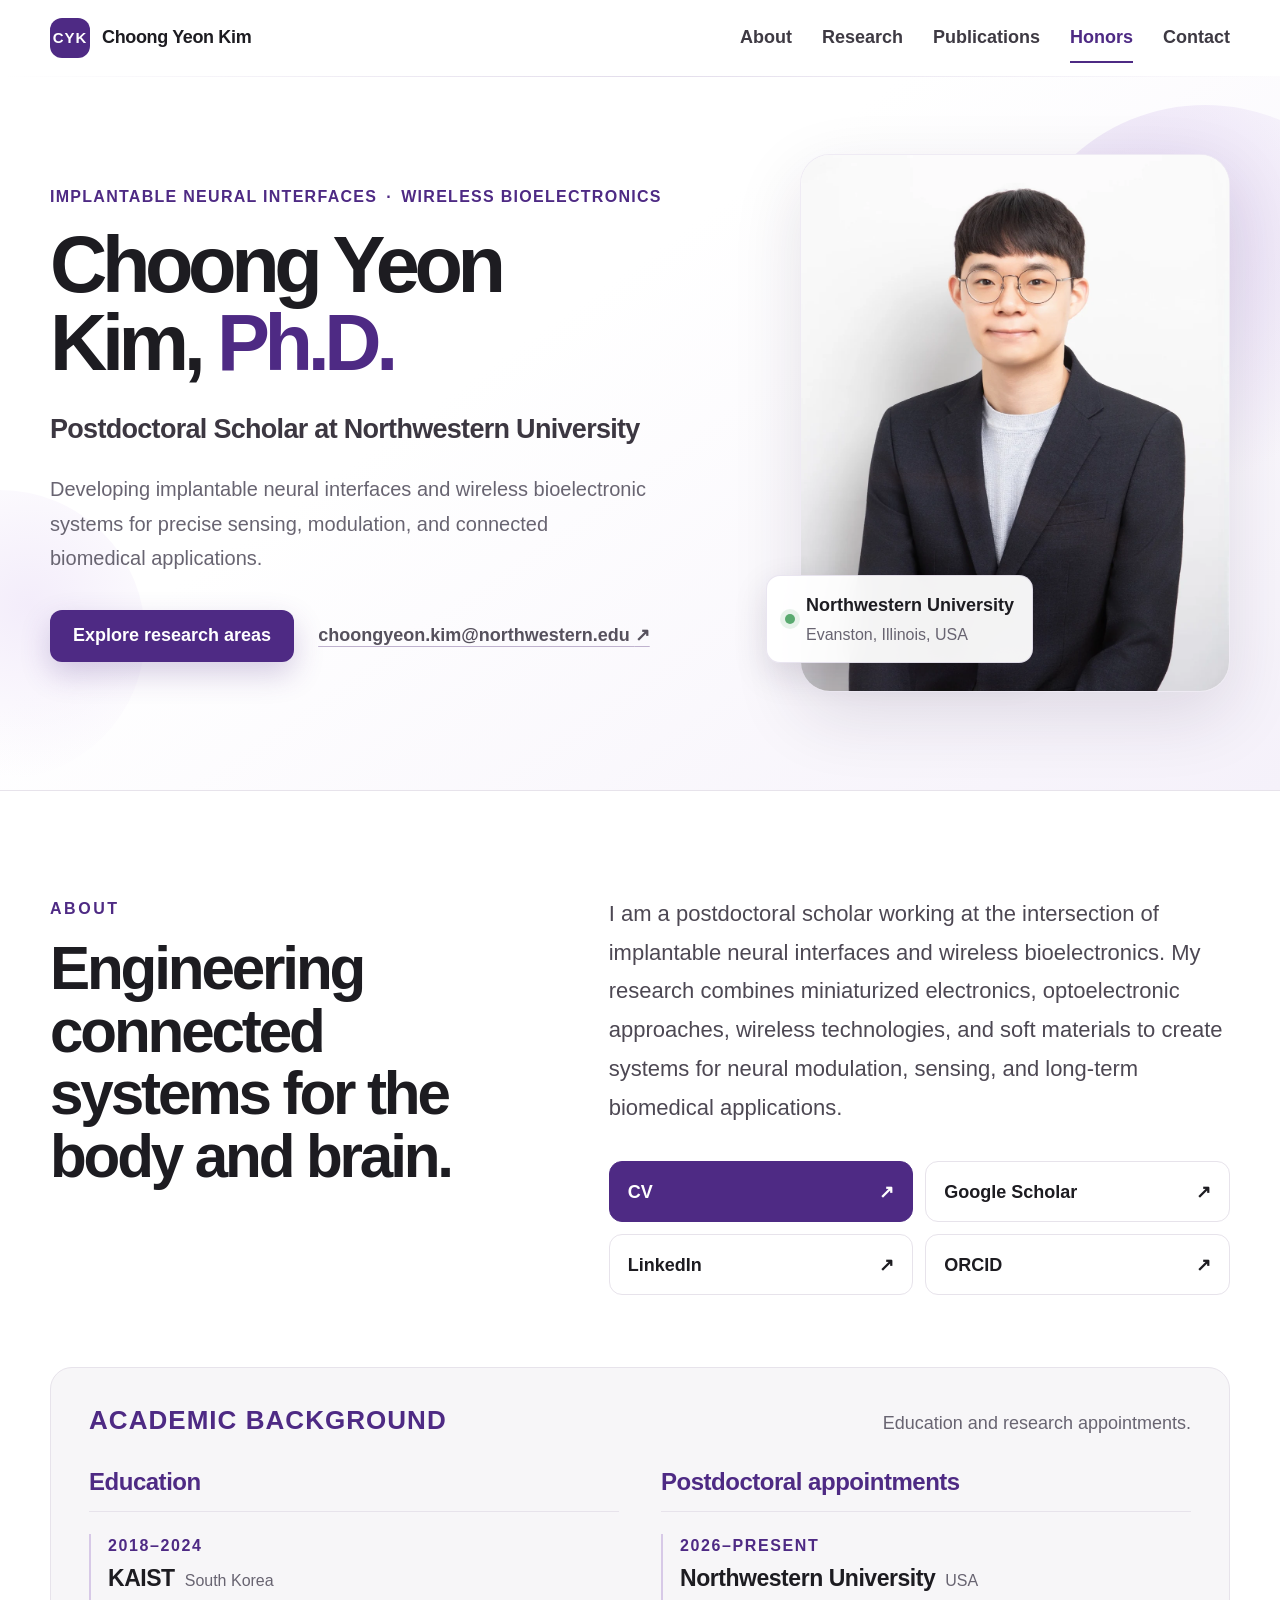
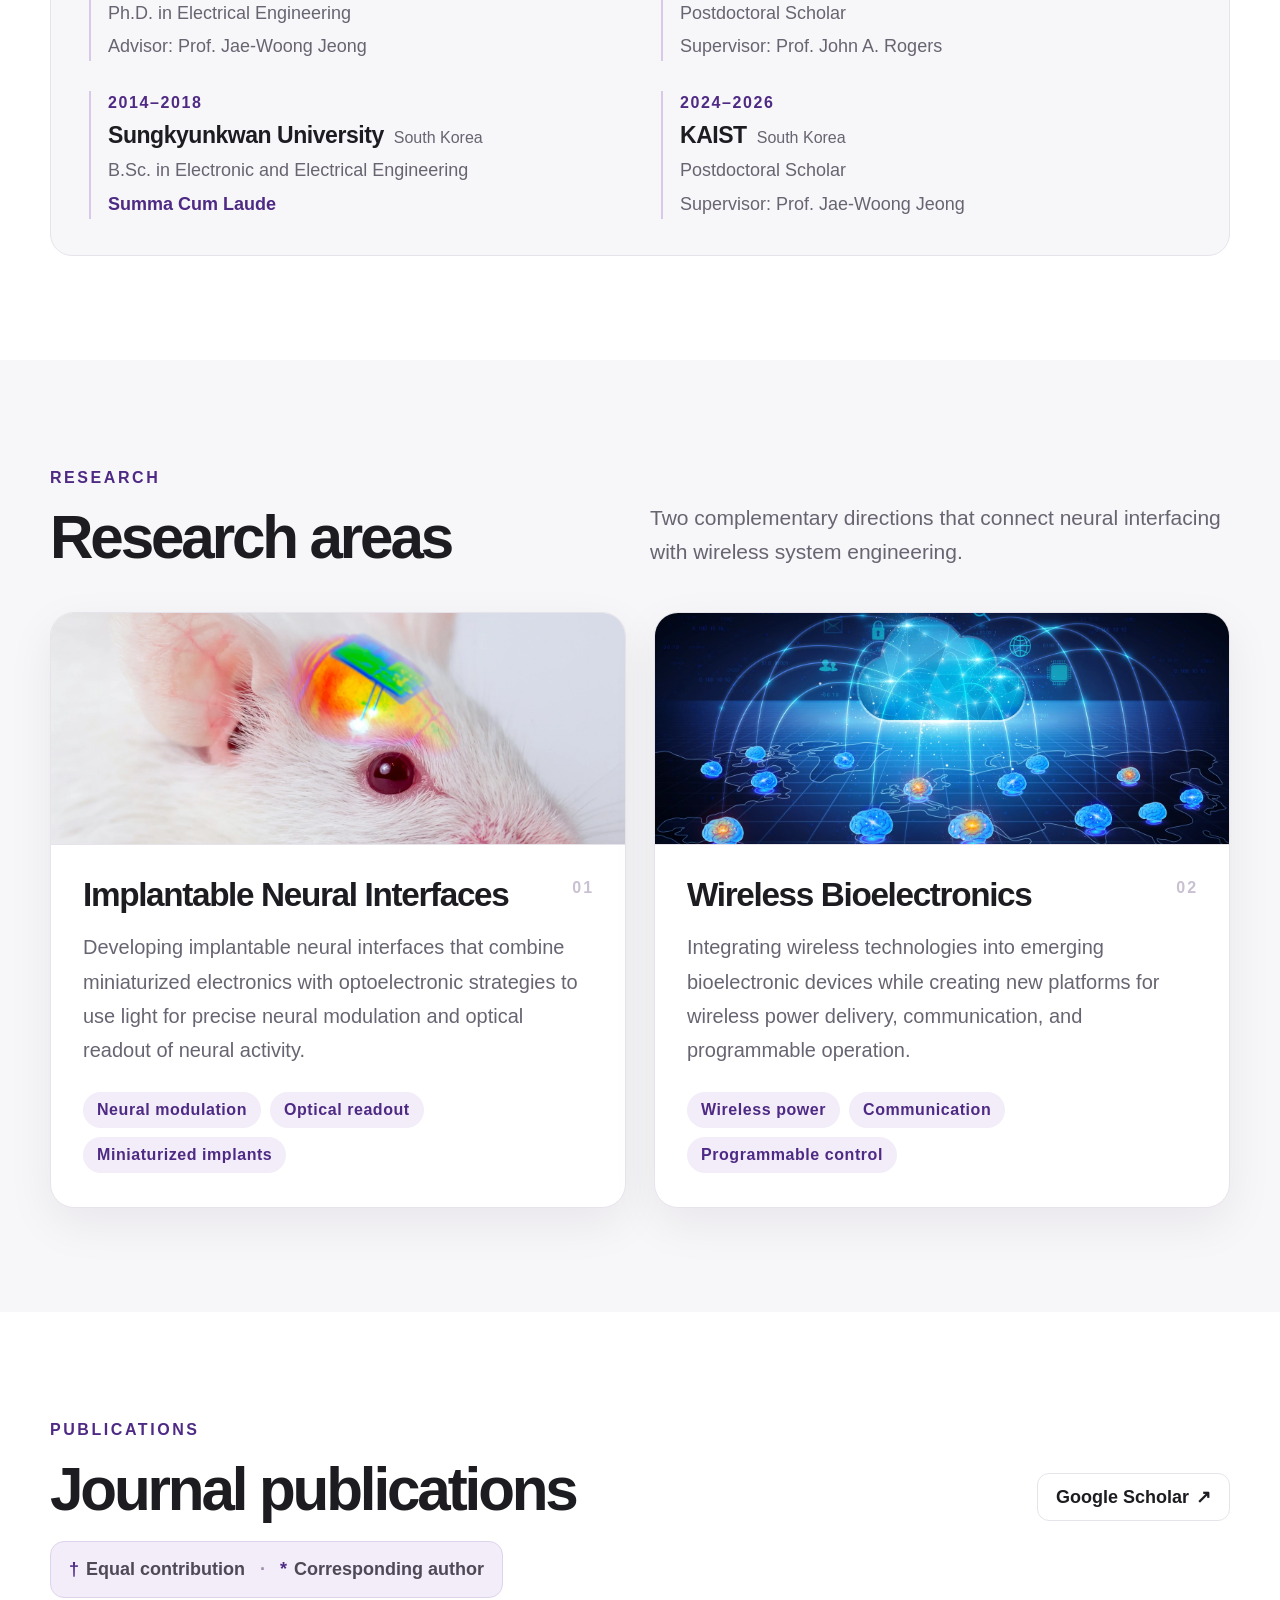
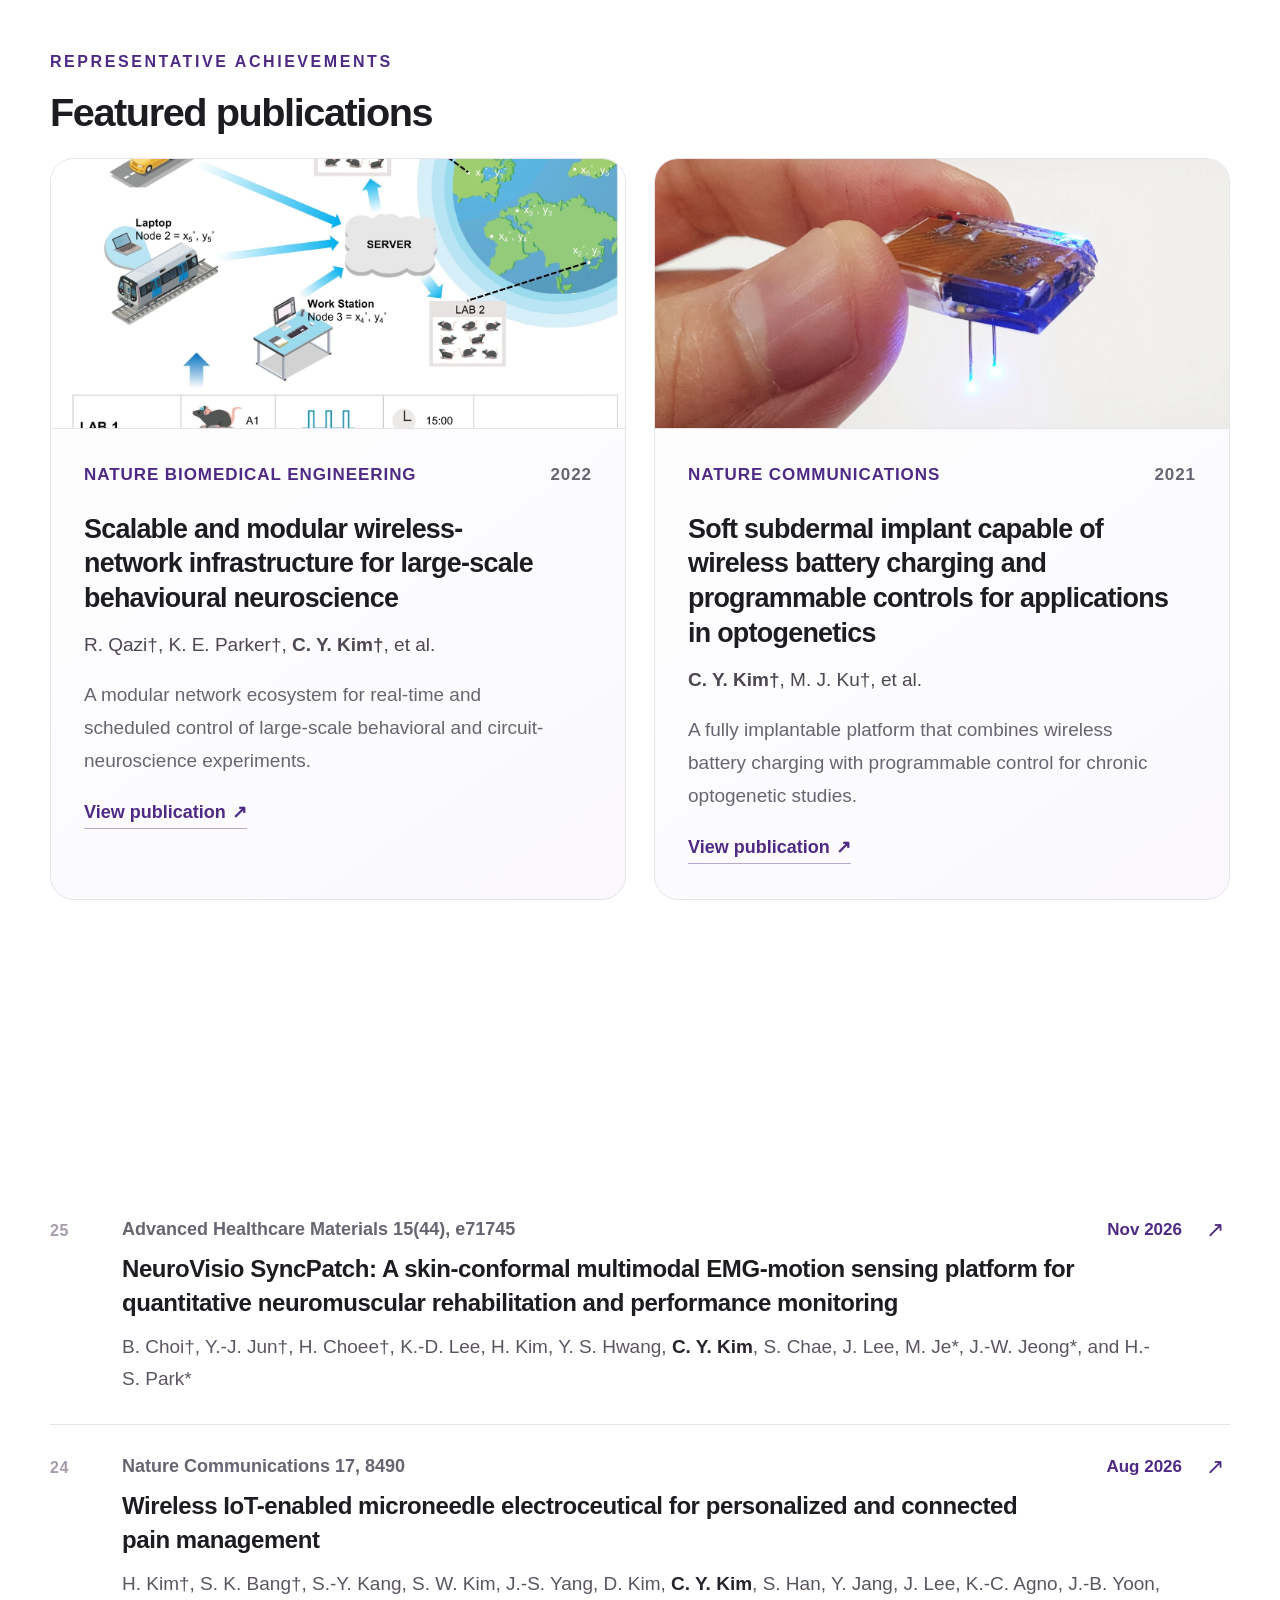
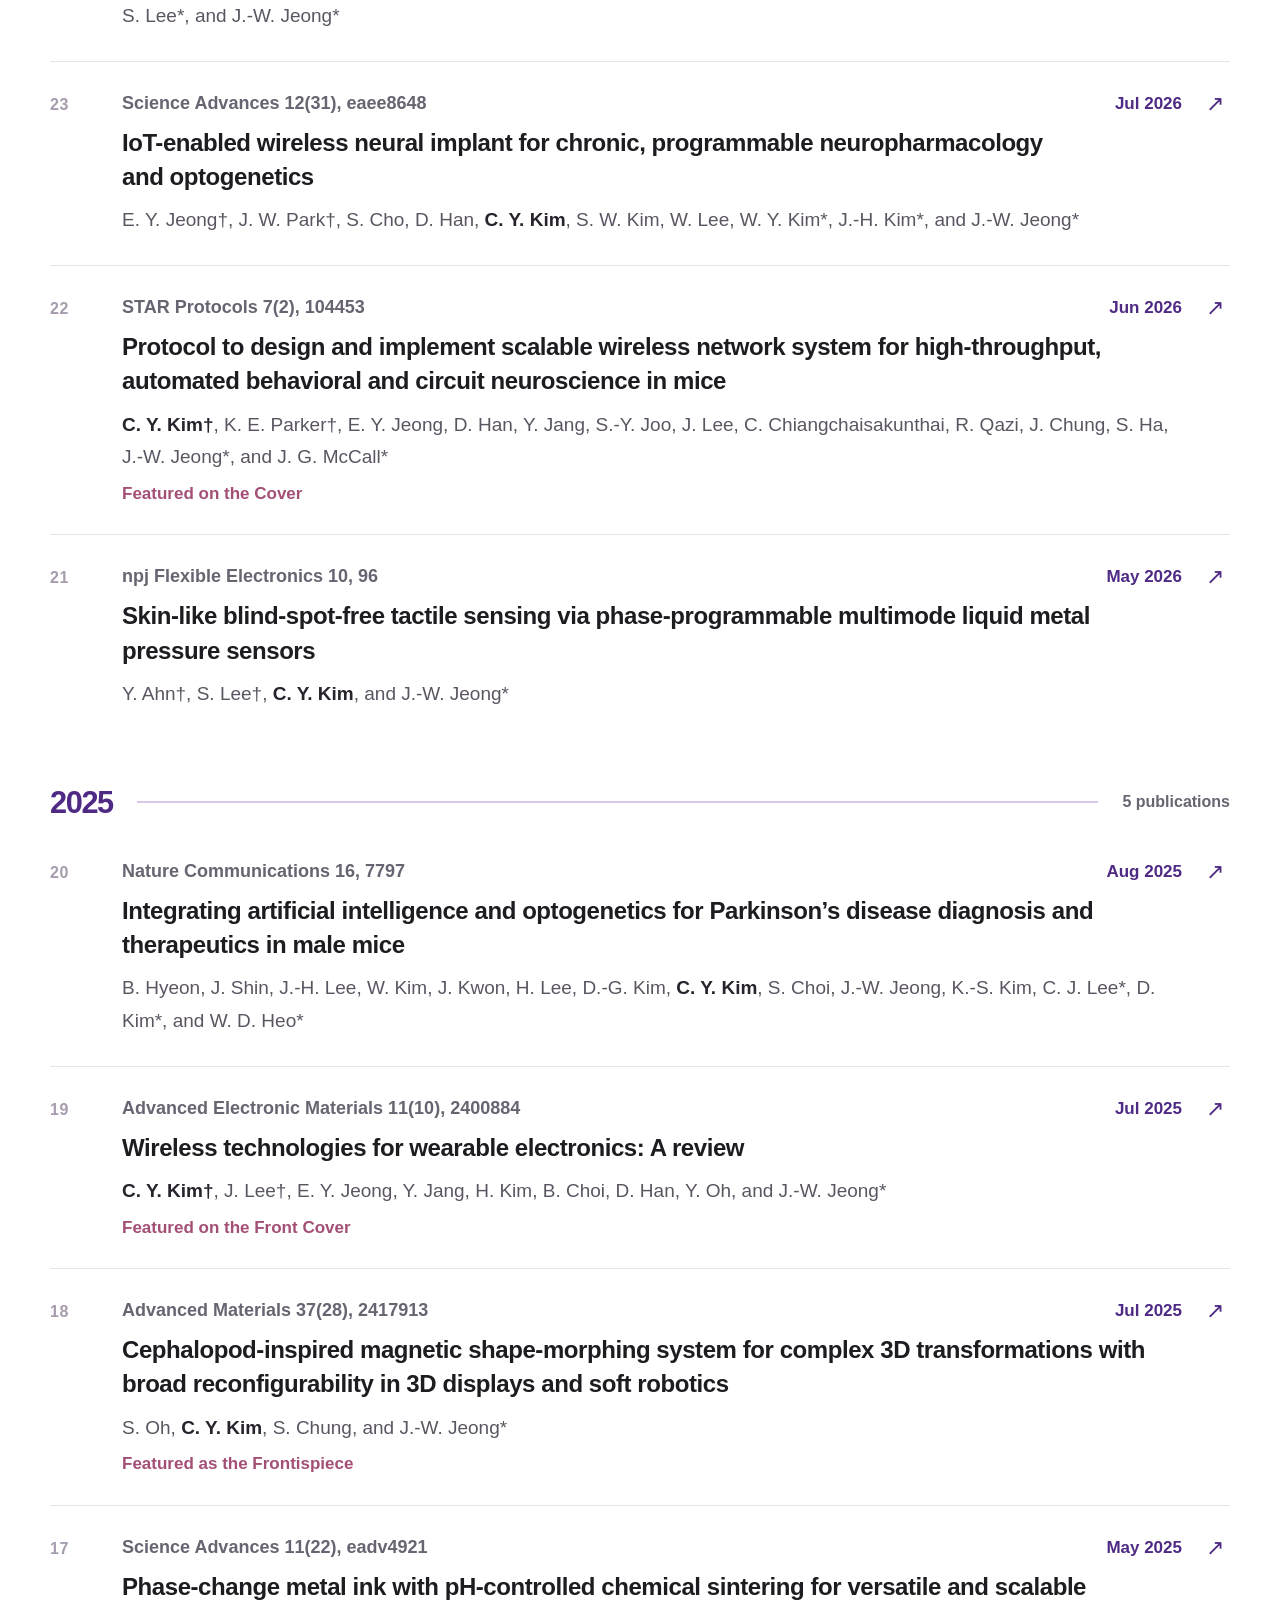
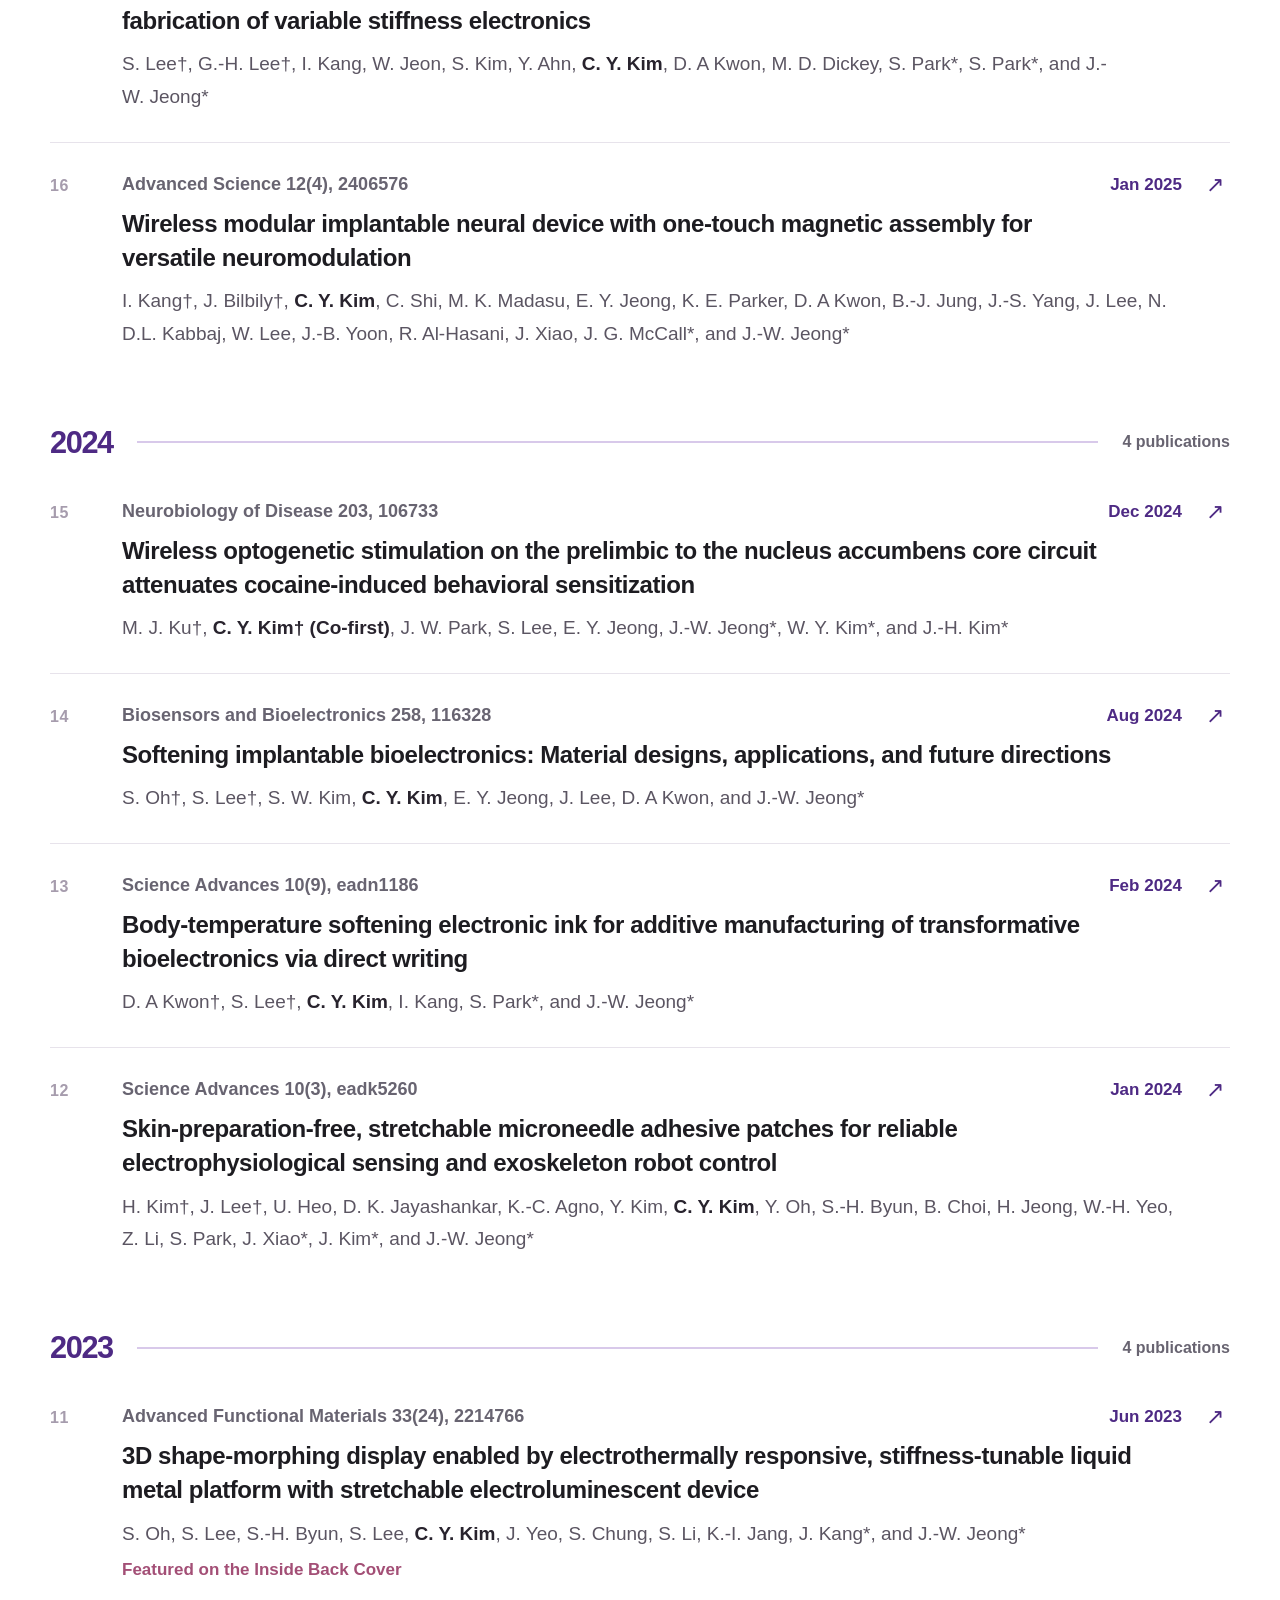
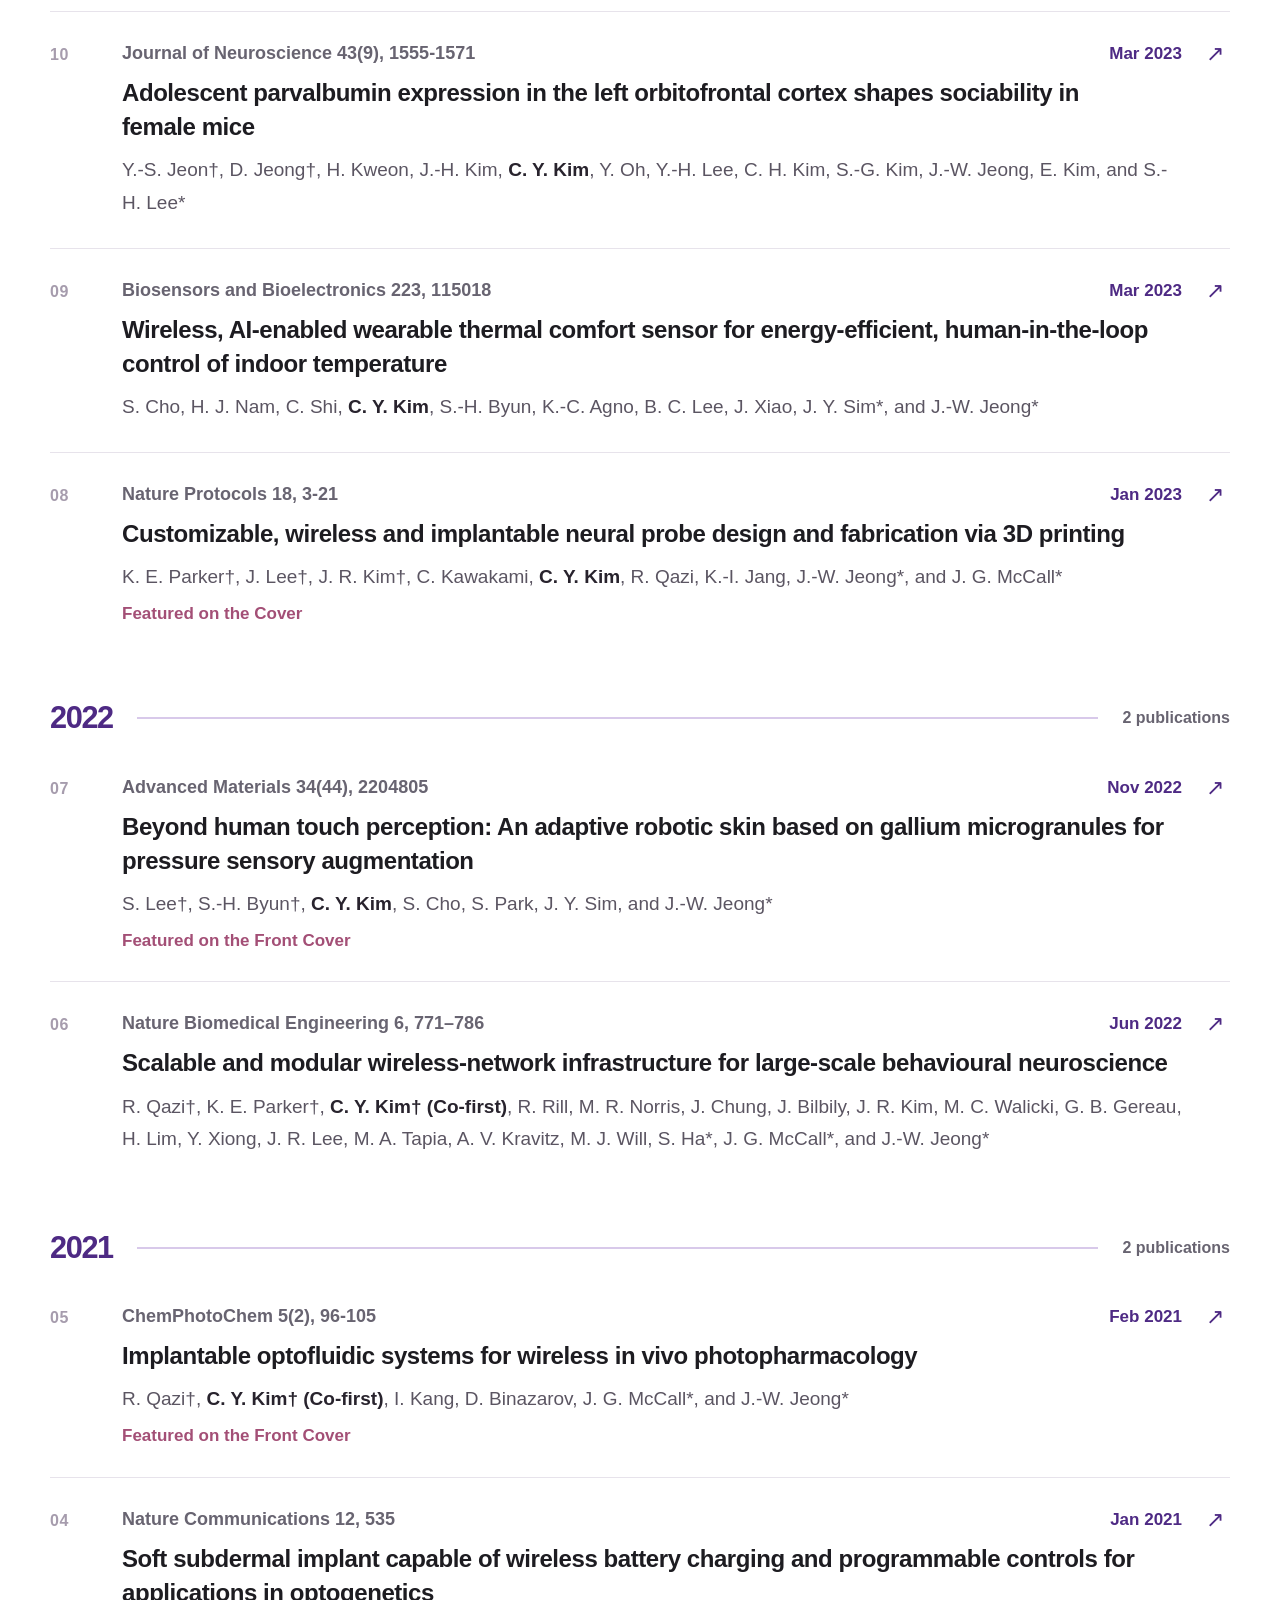
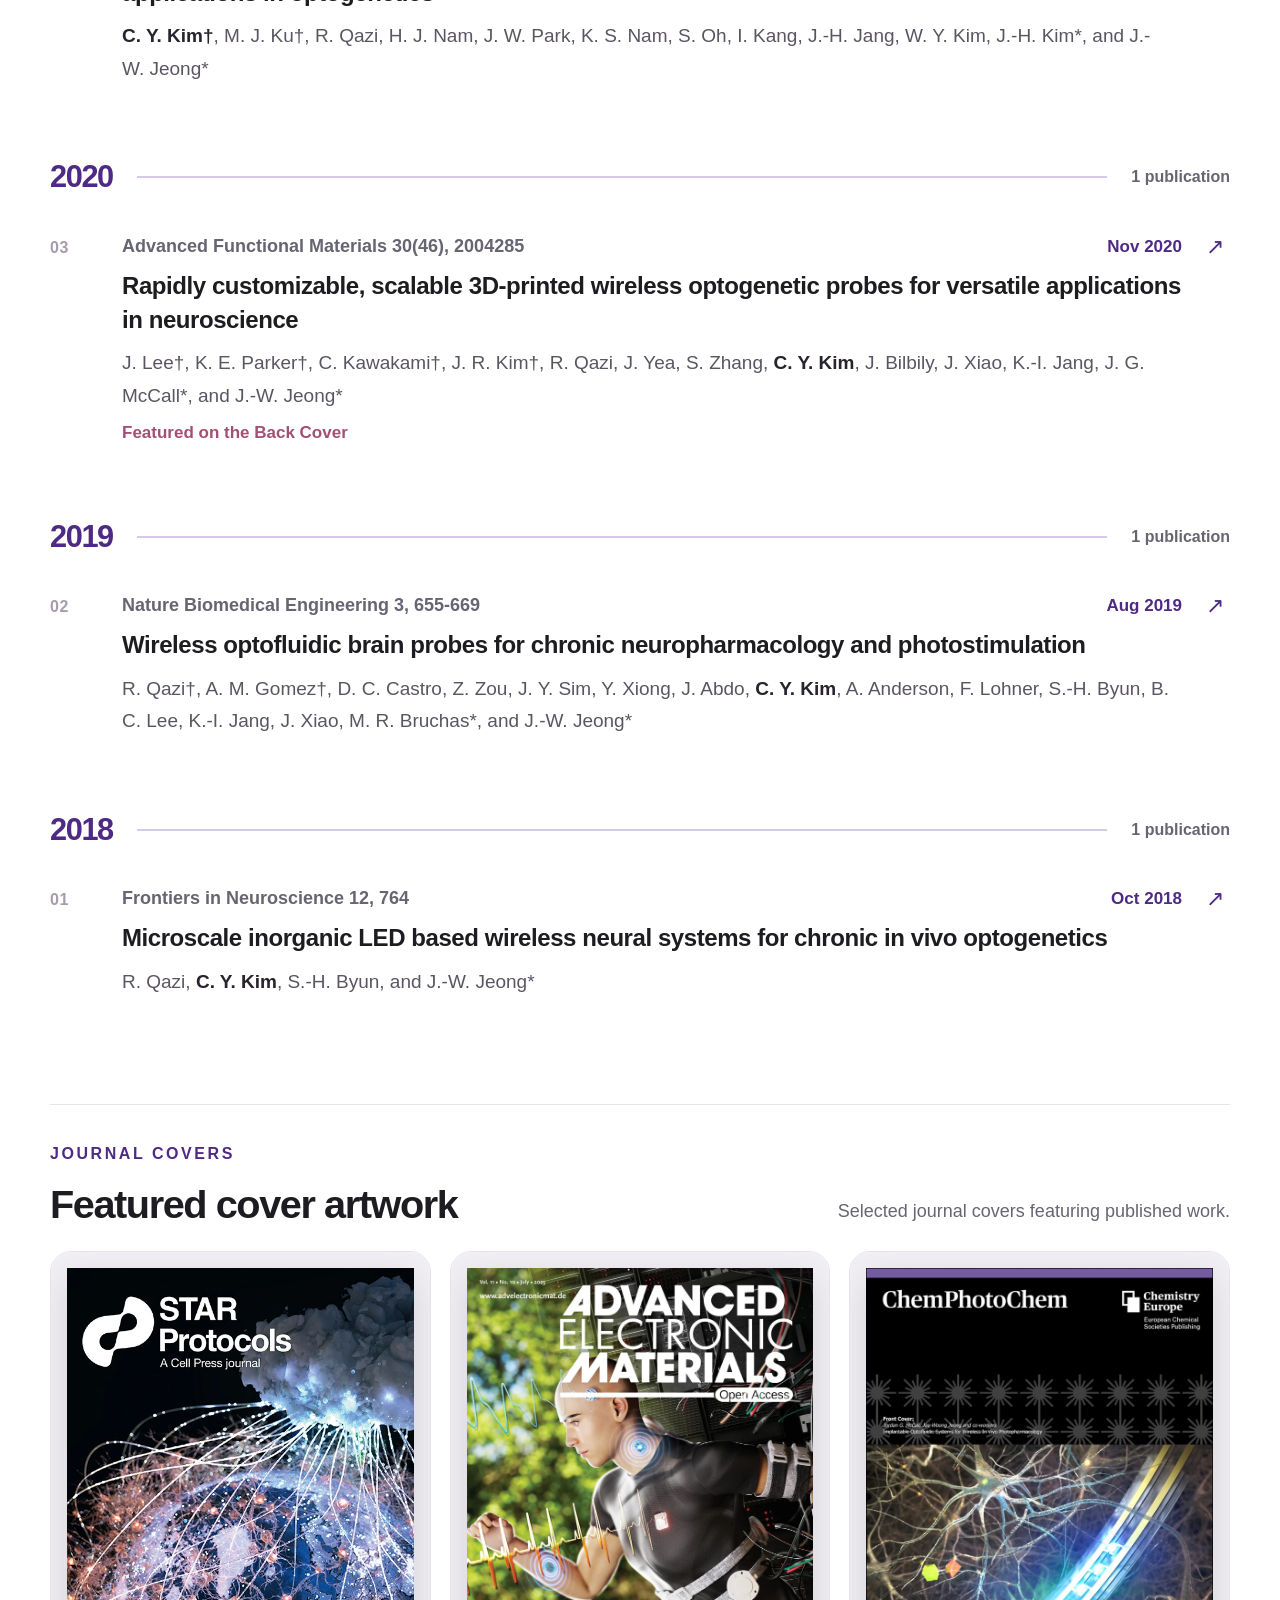
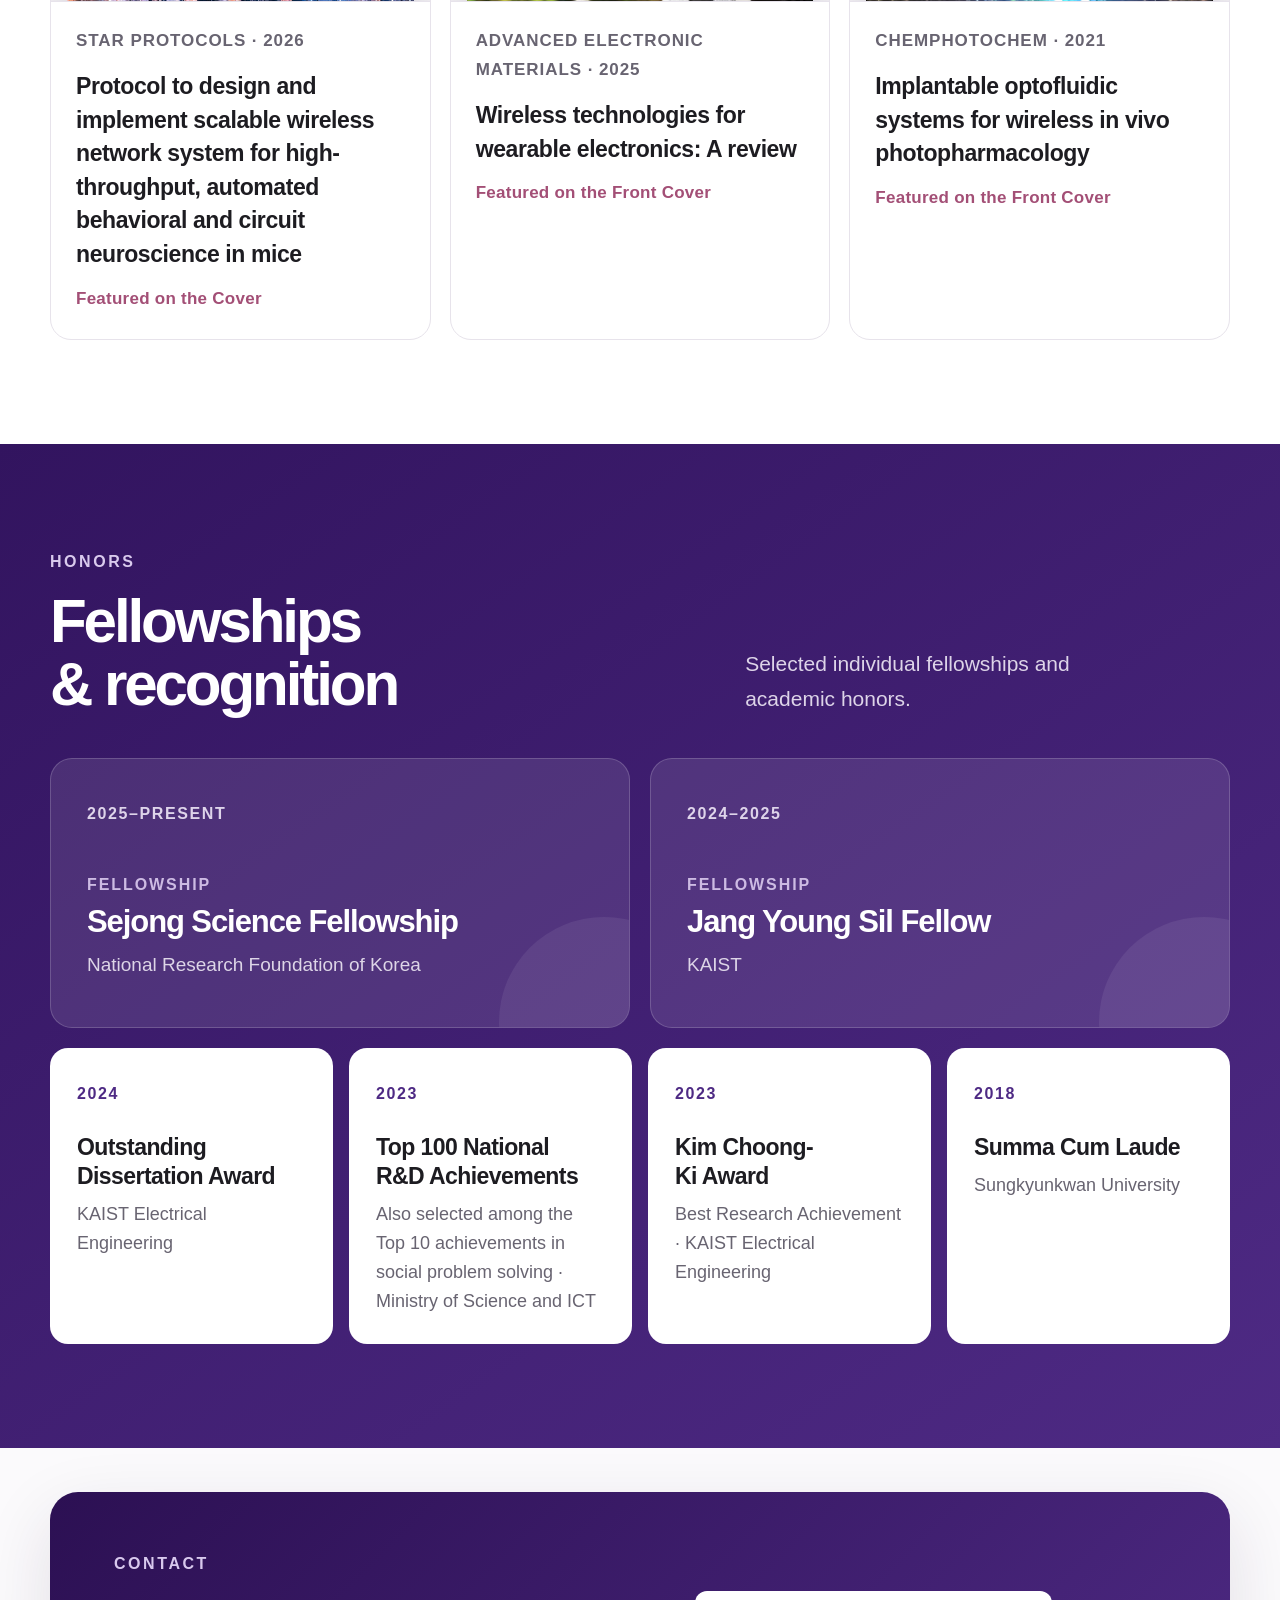
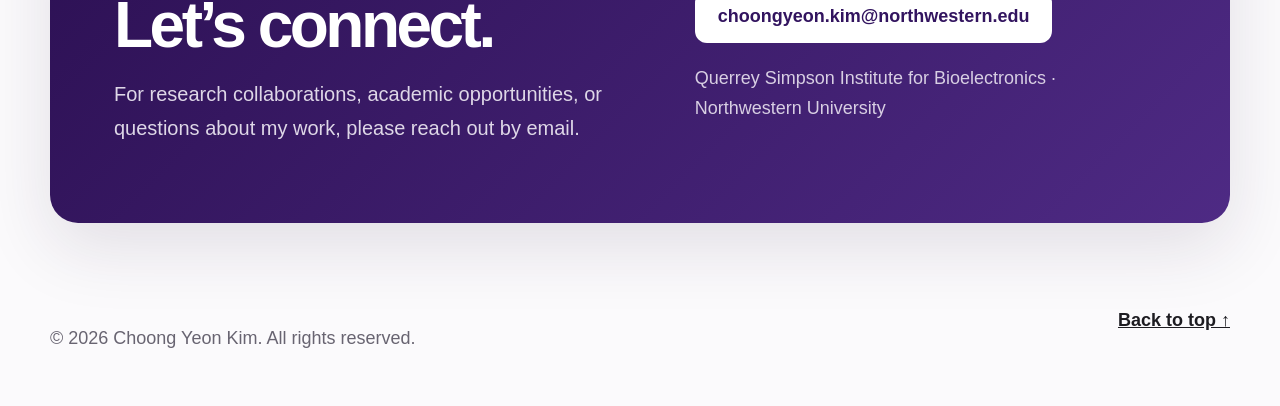
<file: index.html>
<!DOCTYPE html>

<html lang="en">
<head>
<meta charset="utf-8"/>
<meta content="width=device-width, initial-scale=1" name="viewport"/>
<meta content="Choong Yeon Kim, Ph.D. — Postdoctoral Scholar at Northwestern University working on implantable neural interfaces and wireless bioelectronics." name="description"/>
<meta content="#4e2a84" name="theme-color"/>
<link href="https://choongdoll.github.io/" rel="canonical"/>
<meta content="Choong Yeon Kim, Ph.D." property="og:title"/>
<meta content="Postdoctoral Scholar at Northwestern University · Implantable Neural Interfaces · Wireless Bioelectronics" property="og:description"/>
<meta content="website" property="og:type"/>
<meta content="Choong Yeon Kim" property="og:site_name"/>
<meta content="https://choongdoll.github.io/" property="og:url"/>
<meta content="https://choongdoll.github.io/assets/images/og-card-v2.jpg" property="og:image"/>
<meta content="https://choongdoll.github.io/assets/images/og-card-v2.jpg" property="og:image:secure_url"/>
<meta content="image/jpeg" property="og:image:type"/>
<meta content="1200" property="og:image:width"/>
<meta content="630" property="og:image:height"/>
<meta content="Choong Yeon Kim, Ph.D. — Implantable Neural Interfaces and Wireless Bioelectronics" property="og:image:alt"/>
<meta content="summary_large_image" name="twitter:card"/>
<meta content="Choong Yeon Kim, Ph.D." name="twitter:title"/>
<meta content="Postdoctoral Scholar at Northwestern University · Implantable Neural Interfaces · Wireless Bioelectronics" name="twitter:description"/>
<meta content="https://choongdoll.github.io/assets/images/og-card-v2.jpg" name="twitter:image"/>
<title>Choong Yeon Kim, Ph.D.</title>
<link href="assets/favicon.svg" rel="icon" type="image/svg+xml"/>
<link href="assets/styles-v8.css?v=20260804b" rel="stylesheet"/>
<script type="application/ld+json">
  {
    "@context": "https://schema.org",
    "@type": "Person",
    "name": "Choong Yeon Kim",
    "honorificSuffix": "Ph.D.",
    "jobTitle": "Postdoctoral Scholar",
    "affiliation": {"@type": "Organization", "name": "Northwestern University"},
    "url": "https://choongdoll.github.io/",
    "email": "mailto:choongyeon.kim@northwestern.edu",
    "sameAs": [
      "https://scholar.google.co.kr/citations?user=9M-GZ1EAAAAJ&hl=ko&oi=ao",
      "https://orcid.org/0000-0002-0674-7215",
      "https://www.linkedin.com/in/choong-yeon-kim-023044312",
      "https://github.com/choongdoll"
    ]
  }
  </script>
<!-- Styles scoped to the Published journal articles list. -->
<style id="journal-articles-year-styles">
/* Only the Published journal articles list is styled here.
   Keep this block in index.html so no existing asset file needs replacement. */
#journal-articles-by-year {
  border-top: 0;
}
#journal-articles-by-year .journal-year-group + .journal-year-group {
  margin-top: 46px;
}
#journal-articles-by-year .journal-year-heading {
  display: flex;
  align-items: center;
  gap: 24px;
  margin: 0 0 10px;
}
#journal-articles-by-year .journal-year-heading h4 {
  flex: 0 0 auto;
  margin: 0;
  color: var(--purple, #4e2a84);
  font-size: clamp(26px, 2.4vw, 32px);
  font-weight: 850;
  line-height: 1.15;
  letter-spacing: -.045em;
}
#journal-articles-by-year .journal-year-rule {
  flex: 1 1 auto;
  height: 2px;
  min-width: 20px;
  background: #d8c9ea;
}
#journal-articles-by-year .journal-year-count {
  flex: 0 0 auto;
  color: var(--muted, #686471);
  font-size: 14px;
  font-weight: 650;
  line-height: 1.5;
  white-space: nowrap;
}
#journal-articles-by-year .publication {
  grid-template-columns: 48px minmax(0, 1fr) 24px;
  column-gap: 24px;
  row-gap: 0;
  padding: 28px 0;
}
#journal-articles-by-year .journal-year-group > .publication:last-child {
  border-bottom: 0;
}
#journal-articles-by-year .pub-year {
  padding-top: 1px;
  line-height: 1.55;
}
#journal-articles-by-year .pub-number {
  color: #a69cad;
  font-size: 13px;
  font-weight: 750;
  line-height: 1.8;
  letter-spacing: .04em;
  font-variant-numeric: tabular-nums;
}
#journal-articles-by-year .pub-main {
  min-width: 0;
}
#journal-articles-by-year .journal-publication-meta {
  display: grid;
  grid-template-columns: minmax(0, 1fr) auto;
  align-items: baseline;
  gap: 6px 20px;
  margin-bottom: 8px;
}
#journal-articles-by-year .pub-journal {
  min-width: 0;
  margin: 0;
  font-size: 17px;
  line-height: 1.55;
}
#journal-articles-by-year .journal-publication-date {
  color: var(--purple, #4e2a84);
  font-size: 16px;
  font-weight: 750;
  line-height: 1.55;
  white-space: nowrap;
  font-variant-numeric: tabular-nums;
}
#journal-articles-by-year .pub-main h5 {
  margin: 0;
  font-size: 23px;
  font-weight: 750;
  line-height: 1.43;
  letter-spacing: -.018em;
}
#journal-articles-by-year .pub-main h5 a {
  text-decoration: none;
}
#journal-articles-by-year .pub-main h5 a:hover {
  color: var(--purple, #4e2a84);
}
#journal-articles-by-year .pub-main h5 a:focus-visible {
  outline: 2px solid var(--purple, #4e2a84);
  outline-offset: 4px;
}
#journal-articles-by-year .pub-authors {
  margin-top: 10px;
}
#journal-articles-by-year .pub-feature-note {
  margin-top: 7px;
}
#journal-articles-by-year .pub-arrow {
  display: block;
  padding-top: 1px;
  font-size: 22px;
  line-height: 1.15;
}
@media (max-width: 760px) {
  #journal-articles-by-year .journal-year-group + .journal-year-group {
    margin-top: 34px;
  }
  #journal-articles-by-year .journal-year-heading {
    gap: 16px;
    margin-bottom: 4px;
  }
  #journal-articles-by-year .journal-year-heading h4 {
    font-size: 24px;
  }
  #journal-articles-by-year .journal-year-count {
    font-size: 12px;
  }
  #journal-articles-by-year .publication {
    grid-template-columns: 26px minmax(0, 1fr);
    column-gap: 12px;
    padding: 25px 0;
  }
  #journal-articles-by-year .pub-number {
    font-size: 12px;
  }
  #journal-articles-by-year .pub-journal {
    font-size: 15px;
  }
  #journal-articles-by-year .journal-publication-date {
    font-size: 14px;
  }
  #journal-articles-by-year .pub-main h5 {
    font-size: 20px;
  }
  #journal-articles-by-year .pub-arrow {
    display: none;
  }
}
@media (max-width: 480px) {
  #journal-articles-by-year .journal-year-heading {
    gap: 12px;
  }
  #journal-articles-by-year .journal-publication-meta {
    grid-template-columns: minmax(0, 1fr);
    row-gap: 3px;
    margin-bottom: 9px;
  }
  #journal-articles-by-year .journal-publication-date {
    justify-self: start;
  }
}
</style>
<style id="site-typography-styles">
/* Site-wide typography: readable supporting text with a consistent hierarchy.
   Kept in index.html so the existing asset files do not need replacement. */
:root {
  --cyk-font-body: 20px;
  --cyk-font-detail: 18px;
  --cyk-font-authors: 19px;
  --cyk-font-meta: 17px;
  --cyk-font-label: 16px;
  --cyk-font-action: 18px;
}

body {
  font-size: var(--cyk-font-body);
}

.brand,
.site-nav a {
  font-size: 18px;
}

.brand-mark {
  font-size: 15px;
}

.eyebrow {
  font-size: var(--cyk-font-label);
}

.hero-role {
  font-size: clamp(22px, 2.2vw, 27px);
}

.hero-lead,
.research-area-body > p {
  font-size: var(--cyk-font-body);
}

.button,
.text-button,
.profile-button,
.text-link {
  font-size: var(--cyk-font-action);
}

.hero-actions .text-button {
  max-width: 100%;
  overflow-wrap: anywhere;
}

.portrait-note strong {
  font-size: var(--cyk-font-detail);
}

.portrait-note span {
  font-size: 16px;
}

.section-summary {
  font-size: 21px;
}

.about-lead {
  font-size: 22px;
}

.background-title > .eyebrow {
  font-size: 26px;
  line-height: 1.3;
  letter-spacing: .04em;
}

.background-title > p:last-child,
.background-items p {
  font-size: var(--cyk-font-detail);
}

.background-items span,
.research-area-index,
.research-area-tags span {
  font-size: var(--cyk-font-label);
}

.background-items h3 {
  font-size: 23px;
}

.publication-subheading h3,
.complete-publications-heading h3,
.cover-gallery-heading h3 {
  font-size: clamp(30px, 3.1vw, 40px);
}

.publication-subheading > p,
.complete-publications-heading > p,
.cover-gallery-heading > p,
.publication-symbol-key {
  font-size: var(--cyk-font-detail);
}

.publication-symbol-key strong,
.publication-symbol-key .symbol-divider {
  font-size: 1em;
}

.featured-publication-meta,
.cover-journal {
  font-size: var(--cyk-font-meta);
}

.featured-publication-authors,
#journal-articles-by-year .pub-authors {
  font-size: var(--cyk-font-authors);
}

.featured-publication-summary {
  font-size: 19px;
}

.cover-card-body h4 {
  font-size: 23px;
}

.cover-feature-note,
#journal-articles-by-year .pub-feature-note {
  font-size: var(--cyk-font-meta);
}

/* Preserve the approved year headings: 26–32px on desktop, 24px on mobile. */
#journal-articles-by-year .pub-main h5 {
  font-size: 24px;
}

#journal-articles-by-year .pub-journal {
  font-size: var(--cyk-font-detail);
}

#journal-articles-by-year .journal-publication-date {
  font-size: var(--cyk-font-meta);
}

#journal-articles-by-year .journal-year-count,
#journal-articles-by-year .pub-number {
  font-size: var(--cyk-font-label);
}

.honor-year,
.honor-type,
.honor-card > span {
  font-size: var(--cyk-font-label);
}

.honor-feature > p:last-child {
  font-size: 19px;
}

.honor-card p,
.footer-inner {
  font-size: var(--cyk-font-detail);
}

.contact-card p:not(.eyebrow) {
  font-size: var(--cyk-font-body);
}

.contact-note {
  font-size: var(--cyk-font-detail) !important;
}

/* Let longer text wrap naturally inside the existing card and grid layouts. */
.background-items article,
.portrait-note > div,
.featured-publication-meta > span {
  min-width: 0;
}

.background-items h3,
.featured-publication-meta > span,
.featured-publication-body h4,
.cover-journal,
.cover-card-body h4,
.honor-card h3 {
  overflow-wrap: break-word;
}

@media (max-width: 760px) {
  :root {
    --cyk-font-body: 19px;
    --cyk-font-detail: 17px;
    --cyk-font-authors: 17px;
    --cyk-font-meta: 16px;
    --cyk-font-label: 15px;
    --cyk-font-action: 17px;
  }

  .hero-role {
    font-size: 22px;
  }

  .section-summary {
    font-size: 19px;
  }

  .about-lead {
    font-size: 20px;
  }

  .background-title > .eyebrow {
    font-size: 24px;
  }

  .background-items h3 {
    font-size: 22px;
  }

  .publication-subheading h3,
  .complete-publications-heading h3,
  .cover-gallery-heading h3 {
    font-size: 28px;
  }

  .featured-publication-summary,
  .honor-feature > p:last-child {
    font-size: 18px;
  }

  .cover-card-body h4 {
    font-size: 22px;
  }

  #journal-articles-by-year .pub-main h5 {
    font-size: 21px;
  }

  #journal-articles-by-year .pub-journal {
    font-size: 16px;
  }
}
</style>
<style id="site-layout-wrap-styles">
/* Wrapping and academic-background refinement.
   All changes stay in index.html; the existing assets remain reusable. */

/* Keep each research topic together when it fits the available width. */
.hero-topics {
  display: flex;
  flex-wrap: wrap;
  align-items: baseline;
  gap: 4px 24px;
  overflow: hidden;
  letter-spacing: .08em;
  line-height: 1.6;
}
.hero-topics > .hero-topic {
  position: relative;
  flex: 0 1 auto;
  min-width: 0;
  max-width: 100%;
  text-wrap: balance;
}
.hero-topics .hero-topic-divider {
  position: absolute;
  left: -15px;
  top: 0;
  letter-spacing: 0;
}
/* The divider sits in the inter-topic gap and is clipped at the start of a row. */
.wrap-phrase {
  display: inline-block;
  max-width: 100%;
  white-space: normal;
  text-wrap: wrap;
}

/* Give the academic entries the full panel width. */
.background-panel {
  grid-template-columns: minmax(0, 1fr);
  gap: 28px;
}
.background-title {
  display: flex;
  flex-wrap: wrap;
  align-items: baseline;
  justify-content: space-between;
  gap: 10px 24px;
}
.background-title > .eyebrow {
  margin: 0;
}
.background-title > p:last-child {
  max-width: none;
  margin: 0;
}
.background-columns {
  display: grid;
  grid-template-columns: repeat(2, minmax(0, 1fr));
  align-items: start;
  gap: 42px;
}
.background-group {
  min-width: 0;
}
.background-group-title {
  margin: 0 0 22px;
  padding-bottom: 12px;
  border-bottom: 1px solid var(--line);
  color: var(--purple);
  font-size: 24px;
  font-weight: 750;
  line-height: 1.35;
  letter-spacing: -.02em;
  text-wrap: balance;
}
.background-items {
  grid-template-columns: minmax(0, 1fr);
  align-items: start;
  gap: 30px;
}
.background-school {
  display: flex;
  flex-wrap: wrap;
  align-items: baseline;
  gap: 2px 10px;
  min-width: 0;
  margin: 5px 0 6px;
}
.background-items .background-country {
  color: var(--muted);
  font-size: var(--cyk-font-label);
  font-weight: 500;
  line-height: 1.5;
  letter-spacing: normal;
  text-transform: none;
  white-space: nowrap;
}
.background-items > article > .background-period {
  display: block;
  font-size: var(--cyk-font-label);
  line-height: 1.5;
}
.background-school h5 {
  max-width: 100%;
  margin: 0;
  font-size: 23px;
  line-height: 1.35;
  letter-spacing: -.02em;
  overflow-wrap: break-word;
}
.background-items .background-mentor,
.background-items .background-distinction {
  margin-top: 6px;
}
.background-items .background-distinction {
  color: var(--purple);
  font-weight: 650;
}
/* Date styling in the original stylesheet must not affect phrase/name spans. */
.background-items .wrap-phrase {
  color: inherit;
  font-size: inherit;
  font-weight: inherit;
  line-height: inherit;
  letter-spacing: inherit;
  text-transform: none;
}

/* Balance short headings; keep longer titles and paragraphs flowing naturally.
   Browsers without these text-wrap values retain normal word wrapping. */
.hero h1,
.section-heading h2,
.section-title-row h2,
.background-title > .eyebrow,
.background-school h5,
.research-area-body h3,
.publication-subheading h3,
.complete-publications-heading h3,
.cover-gallery-heading h3,
.honor-feature h3,
.honor-card h3,
.contact-card h2,
.portrait-note strong,
.featured-publication-meta > span:first-child,
.cover-journal {
  text-wrap: balance;
}
.hero-role,
.hero-lead,
.about-lead,
.section-summary,
.background-title > p:last-child,
.background-items p,
.research-area-body > p,
.publication-subheading > p,
.cover-gallery-heading > p,
.featured-publication-body h4,
.featured-publication-authors,
.featured-publication-summary,
.cover-card-body h4,
.cover-feature-note,
#journal-articles-by-year .pub-main h5,
#journal-articles-by-year .pub-journal,
#journal-articles-by-year .pub-authors,
#journal-articles-by-year .pub-feature-note,
.honor-feature > p:last-child,
.honor-card p,
.contact-card p:not(.eyebrow),
.footer-inner p {
  text-wrap: pretty;
}
.hero-copy,
.section-title-row > div,
.section-summary,
.research-area-card,
.featured-publication-card,
.cover-card,
.honor-card,
.contact-card > div {
  min-width: 0;
}

@media (max-width: 980px) {
  .section-title-row,
  .publication-subheading,
  .cover-gallery-heading {
    flex-direction: column;
    align-items: flex-start;
    gap: 20px;
  }
  .section-summary {
    max-width: 100%;
  }
  .cover-gallery {
    grid-template-columns: repeat(2, minmax(0, 1fr));
  }
}

@media (max-width: 760px) {
  .background-columns {
    grid-template-columns: minmax(0, 1fr);
    gap: 34px;
  }
  .background-group-title {
    font-size: 23px;
  }
  .background-title {
    flex-direction: column;
    align-items: flex-start;
  }
  .background-items {
    grid-template-columns: minmax(0, 1fr);
    gap: 25px;
  }
  .background-school h5 {
    font-size: 22px;
  }
  .cover-gallery,
  .honor-grid,
  .honors-featured {
    grid-template-columns: minmax(0, 1fr);
  }
}
</style>
</head>
<body id="top">
<a class="skip-link" href="#main">Skip to content</a>
<!-- EDIT: TOP NAVIGATION -->
<header class="site-header">
<div class="container nav-wrap">
<a aria-label="Choong Yeon Kim home" class="brand" href="#top">
<span aria-hidden="true" class="brand-mark">CYK</span>
<span class="brand-name">Choong Yeon Kim</span>
</a>
<button aria-controls="site-nav" aria-expanded="false" aria-label="Open navigation" class="menu-toggle">
<span></span><span></span><span></span>
</button>
<nav aria-label="Primary navigation" class="site-nav" id="site-nav">
<a href="#about">About</a>
<a href="#research">Research</a>
<a href="#publications">Publications</a>
<a href="#honors">Honors</a>
<a href="#contact">Contact</a>
</nav>
</div>
</header>
<main id="main">
<!-- EDIT: HERO / FIRST SCREEN -->
<section aria-labelledby="hero-title" class="hero">
<div aria-hidden="true" class="hero-orb hero-orb-one"></div>
<div aria-hidden="true" class="hero-orb hero-orb-two"></div>
<div class="container hero-grid">
<div class="hero-copy reveal">
<p class="eyebrow hero-topics">
<span class="hero-topic">Implantable neural interfaces</span>
<span class="hero-topic"><span aria-hidden="true" class="hero-topic-divider">·</span>Wireless bioelectronics</span>
</p>
<h1 id="hero-title">Choong Yeon Kim, <span>Ph.D.</span></h1>
<p class="hero-role">Postdoctoral Scholar at <span class="wrap-phrase">Northwestern University</span></p>
<p class="hero-lead">Developing implantable neural interfaces and wireless bioelectronic systems for precise sensing, modulation, and connected biomedical applications.</p>
<div class="hero-actions">
<a class="button button-primary" href="#research">Explore research areas</a>
<a class="text-button" href="mailto:choongyeon.kim@northwestern.edu">choongyeon.kim@northwestern.edu <span aria-hidden="true">↗</span></a>
</div>
</div>
<div class="hero-portrait reveal" data-delay="100">
<div class="portrait-frame">
<img alt="Portrait of Choong Yeon Kim" height="1375" src="assets/images/profile.webp" width="1100"/>
</div>
<div class="portrait-note">
<span aria-hidden="true" class="status-dot"></span>
<div>
<strong>Northwestern University</strong>
<span>Evanston, Illinois, USA</span>
</div>
</div>
</div>
</div>
</section>
<!-- EDIT: ABOUT, PROFILE LINKS, AND ACADEMIC BACKGROUND -->
<section class="section about-section" id="about">
<div class="container">
<div class="about-grid">
<div class="section-heading reveal">
<p class="eyebrow">About</p>
<h2>Engineering connected systems for the body and brain.</h2>
</div>
<div class="about-copy reveal" data-delay="70">
<p class="about-lead">I am a postdoctoral scholar working at the intersection of implantable neural interfaces and wireless bioelectronics. My research combines miniaturized electronics, optoelectronic approaches, wireless technologies, and soft materials to create systems for neural modulation, sensing, and long-term biomedical applications.</p>
<div aria-label="Professional documents and profiles" class="profile-actions">
<a class="profile-button primary" href="https://docs.google.com/document/d/17xENbjlQLcgH6uGsi8D_jXmU6snKaIzicUxqVXVvqsM/edit?usp=drive_link" rel="noopener noreferrer" target="_blank">
<span>CV</span><span aria-hidden="true">↗</span>
</a>
<a class="profile-button" href="https://scholar.google.co.kr/citations?user=9M-GZ1EAAAAJ&amp;hl=ko&amp;oi=ao" rel="noopener noreferrer" target="_blank">
<span>Google Scholar</span><span aria-hidden="true">↗</span>
</a>
<a class="profile-button" href="https://www.linkedin.com/in/choong-yeon-kim-023044312" rel="noopener noreferrer" target="_blank">
<span>LinkedIn</span><span aria-hidden="true">↗</span>
</a>
<a class="profile-button" href="https://orcid.org/0000-0002-0674-7215" rel="noopener noreferrer" target="_blank">
<span>ORCID</span><span aria-hidden="true">↗</span>
</a>
</div>
</div>
</div>
<div aria-labelledby="academic-background-title" class="background-panel reveal" role="group">
<div class="background-title">
<h3 class="eyebrow" id="academic-background-title">Academic background</h3>
<p>Education and research appointments.</p>
</div>
<div class="background-columns">
<section aria-labelledby="background-education-heading" class="background-group">
<h4 class="background-group-title" id="background-education-heading">Education</h4>
<div class="background-items">
<article>
<span class="background-period">2018–2024</span>
<div class="background-school">
<h5>KAIST</h5>
<span class="background-country">South Korea</span>
</div>
<p>Ph.D. in <span class="wrap-phrase">Electrical Engineering</span></p>
<p class="background-mentor">Advisor: <span class="wrap-phrase">Prof. Jae-Woong Jeong</span></p>
</article>
<article>
<span class="background-period">2014–2018</span>
<div class="background-school">
<h5>Sungkyunkwan University</h5>
<span class="background-country">South Korea</span>
</div>
<p>B.Sc. in <span class="wrap-phrase">Electronic and</span> <span class="wrap-phrase">Electrical Engineering</span></p>
<p class="background-distinction">Summa Cum Laude</p>
</article>
</div>
</section>
<section aria-labelledby="background-postdoc-heading" class="background-group">
<h4 class="background-group-title" id="background-postdoc-heading">Postdoctoral appointments</h4>
<div class="background-items">
<article>
<span class="background-period">2026–Present</span>
<div class="background-school">
<h5>Northwestern University</h5>
<span class="background-country">USA</span>
</div>
<p>Postdoctoral Scholar</p>
<p class="background-mentor">Supervisor: <span class="wrap-phrase">Prof. John A. Rogers</span></p>
</article>
<article>
<span class="background-period">2024–2026</span>
<div class="background-school">
<h5>KAIST</h5>
<span class="background-country">South Korea</span>
</div>
<p>Postdoctoral Scholar</p>
<p class="background-mentor">Supervisor: <span class="wrap-phrase">Prof. Jae-Woong Jeong</span></p>
</article>
</div>
</section>
</div>
</div>
</div>
</section>
<!-- EDIT: RESEARCH AREAS -->
<section class="section research-section" id="research">
<div class="container">
<div class="section-title-row reveal">
<div>
<p class="eyebrow">Research</p>
<h2>Research areas</h2>
</div>
<p class="section-summary">Two complementary directions that connect neural interfacing with wireless system engineering.</p>
</div>
<div class="research-areas-grid">
<article class="research-area-card reveal">
<div class="research-area-media">
<img alt="Implantable optoelectronic neural interface operating on a freely moving mouse" height="1000" loading="lazy" src="assets/images/research-implantable-neural-interfaces.webp" width="1600"/>
</div>
<div class="research-area-body">
<div aria-hidden="true" class="research-area-index">01</div>
<h3>Implantable Neural Interfaces</h3>
<p>Developing implantable neural interfaces that combine miniaturized electronics with optoelectronic strategies to use light for precise neural modulation and optical readout of neural activity.</p>
<div aria-label="Key themes" class="research-area-tags">
<span>Neural modulation</span>
<span>Optical readout</span>
<span>Miniaturized implants</span>
</div>
</div>
</article>
<article class="research-area-card reveal" data-delay="70">
<div class="research-area-media">
<img alt="Conceptual illustration of interconnected wireless bioelectronic systems" height="1000" loading="lazy" src="assets/images/research-wireless-bioelectronics.webp" width="1600"/>
</div>
<div class="research-area-body">
<div aria-hidden="true" class="research-area-index">02</div>
<h3>Wireless Bioelectronics</h3>
<p>Integrating wireless technologies into emerging bioelectronic devices while creating new platforms for wireless power delivery, communication, and programmable operation.</p>
<div aria-label="Key themes" class="research-area-tags">
<span>Wireless power</span>
<span>Communication</span>
<span>Programmable control</span>
</div>
</div>
</article>
</div>
</div>
</section>
<!-- EDIT: PUBLICATIONS -->
<section class="section publications-section" id="publications">
<div class="container">
<div class="section-title-row reveal">
<div>
<p class="eyebrow">Publications</p>
<h2>Journal publications</h2>
</div>
<a class="button button-secondary compact" href="https://scholar.google.co.kr/citations?user=9M-GZ1EAAAAJ&amp;hl=ko&amp;oi=ao" rel="noopener noreferrer" target="_blank">Google Scholar <span aria-hidden="true">↗</span></a>
</div><div aria-label="Publication author notation" class="publication-symbol-key reveal">
<span><strong>†</strong> Equal contribution</span>
<span aria-hidden="true" class="symbol-divider">·</span>
<span><strong>*</strong> Corresponding author</span>
</div>
<div class="publication-subheading featured-publications-heading reveal">
<div>
<p class="eyebrow">Representative achievements</p>
<h3>Featured publications</h3>
</div>
</div>
<div class="featured-publications-grid"><article class="featured-publication-card reveal">
<a aria-label="Open Nature Biomedical Engineering publication" class="featured-publication-media" href="https://www.nature.com/articles/s41551-021-00814-w" rel="noopener noreferrer" target="_blank">
<img alt="Diagram of a scalable wireless network for multi-site behavioral neuroscience" height="1000" loading="lazy" src="assets/images/featured-nature-biomedical-engineering-2022.webp" width="1500"/>
</a>
<div class="featured-publication-body">
<div class="featured-publication-meta"><span>Nature Biomedical Engineering</span><span>2022</span></div>
<h4><a href="https://www.nature.com/articles/s41551-021-00814-w" rel="noopener noreferrer" target="_blank">Scalable and modular wireless-network infrastructure for large-scale behavioural neuroscience</a></h4>
<p class="featured-publication-authors">R. Qazi†, K. E. Parker†, <strong>C. Y. Kim†</strong>, et al.</p>
<p class="featured-publication-summary">A modular network ecosystem for real-time and scheduled control of large-scale behavioral and circuit-neuroscience experiments.</p>
<a class="text-link" href="https://www.nature.com/articles/s41551-021-00814-w" rel="noopener noreferrer" target="_blank">View publication <span aria-hidden="true">↗</span></a>
</div>
</article><article class="featured-publication-card reveal" data-delay="70">
<a aria-label="Open Nature Communications publication" class="featured-publication-media" href="https://www.nature.com/articles/s41467-020-20803-y" rel="noopener noreferrer" target="_blank">
<img alt="Soft wirelessly rechargeable implant with illuminated microscale LEDs" height="1000" loading="lazy" src="assets/images/featured-nature-communications-2021.webp" width="1500"/>
</a>
<div class="featured-publication-body">
<div class="featured-publication-meta"><span>Nature Communications</span><span>2021</span></div>
<h4><a href="https://www.nature.com/articles/s41467-020-20803-y" rel="noopener noreferrer" target="_blank">Soft subdermal implant capable of wireless battery charging and programmable controls for applications in optogenetics</a></h4>
<p class="featured-publication-authors"><strong>C. Y. Kim†</strong>, M. J. Ku†, et al.</p>
<p class="featured-publication-summary">A fully implantable platform that combines wireless battery charging with programmable control for chronic optogenetic studies.</p>
<a class="text-link" href="https://www.nature.com/articles/s41467-020-20803-y" rel="noopener noreferrer" target="_blank">View publication <span aria-hidden="true">↗</span></a>
</div>
</article></div>


<div class="complete-publications-heading reveal" id="published-journal-articles">
<div>
<p class="eyebrow">Complete publication list</p>
<h3>Published journal articles</h3>
</div>
</div><!-- EDIT: JOURNAL ARTICLES BY YEAR. Dates follow the supplied CV; newest first. -->
<div aria-label="Published journal articles, grouped by year, newest first" class="publication-list unified-publication-list" id="journal-articles-by-year">
<div class="journal-year-group" role="group" aria-labelledby="journal-year-2026">
<div class="journal-year-heading reveal">
<h4 id="journal-year-2026">2026</h4>
<span aria-hidden="true" class="journal-year-rule"></span>
<span class="journal-year-count">5 publications</span>
</div>
<article class="publication reveal">
<div class="pub-year"><span class="pub-number">25</span></div>
<div class="pub-main">
<div class="journal-publication-meta">
<p class="pub-journal">Advanced Healthcare Materials 15(44), e71745</p>
<time class="journal-publication-date" datetime="2026-11">Nov 2026</time>
</div>
<h5><a href="https://advanced.onlinelibrary.wiley.com/doi/10.1002/adhm.71745" rel="noopener noreferrer" target="_blank">NeuroVisio SyncPatch: A skin-conformal multimodal EMG-motion sensing platform for quantitative neuromuscular rehabilitation and performance monitoring</a></h5>
<p class="pub-authors">B. Choi†, Y.-J. Jun†, H. Choee†, K.-D. Lee, H. Kim, Y. S. Hwang, <strong>C. Y. Kim</strong>, S. Chae, J. Lee, M. Je*, J.-W. Jeong*, and H.-S. Park*</p>
</div>
<span aria-hidden="true" class="pub-arrow">↗</span>
</article>
<article class="publication reveal">
<div class="pub-year"><span class="pub-number">24</span></div>
<div class="pub-main">
<div class="journal-publication-meta">
<p class="pub-journal">Nature Communications 17, 8490</p>
<time class="journal-publication-date" datetime="2026-08">Aug 2026</time>
</div>
<h5><a href="https://www.nature.com/articles/s41467-026-76527-y" rel="noopener noreferrer" target="_blank">Wireless IoT-enabled microneedle electroceutical for personalized and connected pain management</a></h5>
<p class="pub-authors">H. Kim†, S. K. Bang†, S.-Y. Kang, S. W. Kim, J.-S. Yang, D. Kim, <strong>C. Y. Kim</strong>, S. Han, Y. Jang, J. Lee, K.-C. Agno, J.-B. Yoon, S. Lee*, and J.-W. Jeong*</p>
</div>
<span aria-hidden="true" class="pub-arrow">↗</span>
</article>
<article class="publication reveal">
<div class="pub-year"><span class="pub-number">23</span></div>
<div class="pub-main">
<div class="journal-publication-meta">
<p class="pub-journal">Science Advances 12(31), eaee8648</p>
<time class="journal-publication-date" datetime="2026-07">Jul 2026</time>
</div>
<h5><a href="https://www.science.org/doi/10.1126/sciadv.aee8648" rel="noopener noreferrer" target="_blank">IoT-enabled wireless neural implant for chronic, programmable neuropharmacology and optogenetics</a></h5>
<p class="pub-authors">E. Y. Jeong†, J. W. Park†, S. Cho, D. Han, <strong>C. Y. Kim</strong>, S. W. Kim, W. Lee, W. Y. Kim*, J.-H. Kim*, and J.-W. Jeong*</p>
</div>
<span aria-hidden="true" class="pub-arrow">↗</span>
</article>
<article class="publication reveal">
<div class="pub-year"><span class="pub-number">22</span></div>
<div class="pub-main">
<div class="journal-publication-meta">
<p class="pub-journal">STAR Protocols 7(2), 104453</p>
<time class="journal-publication-date" datetime="2026-06">Jun 2026</time>
</div>
<h5><a href="https://www.cell.com/star-protocols/fulltext/S2666-1667(26)00106-1" rel="noopener noreferrer" target="_blank">Protocol to design and implement scalable wireless network system for high-throughput, automated behavioral and circuit neuroscience in mice</a></h5>
<p class="pub-authors"><strong>C. Y. Kim†</strong>, K. E. Parker†, E. Y. Jeong, D. Han, Y. Jang, S.-Y. Joo, J. Lee, C. Chiangchaisakunthai, R. Qazi, J. Chung, S. Ha, J.-W. Jeong*, and J. G. McCall*</p>
<p class="pub-feature-note">Featured on the Cover</p>
</div>
<span aria-hidden="true" class="pub-arrow">↗</span>
</article>
<article class="publication reveal">
<div class="pub-year"><span class="pub-number">21</span></div>
<div class="pub-main">
<div class="journal-publication-meta">
<p class="pub-journal">npj Flexible Electronics 10, 96</p>
<time class="journal-publication-date" datetime="2026-05">May 2026</time>
</div>
<h5><a href="https://www.nature.com/articles/s41528-026-00592-y" rel="noopener noreferrer" target="_blank">Skin-like blind-spot-free tactile sensing via phase-programmable multimode liquid metal pressure sensors</a></h5>
<p class="pub-authors">Y. Ahn†, S. Lee†, <strong>C. Y. Kim</strong>, and J.-W. Jeong*</p>
</div>
<span aria-hidden="true" class="pub-arrow">↗</span>
</article>
</div>
<div class="journal-year-group" role="group" aria-labelledby="journal-year-2025">
<div class="journal-year-heading reveal">
<h4 id="journal-year-2025">2025</h4>
<span aria-hidden="true" class="journal-year-rule"></span>
<span class="journal-year-count">5 publications</span>
</div>
<article class="publication reveal">
<div class="pub-year"><span class="pub-number">20</span></div>
<div class="pub-main">
<div class="journal-publication-meta">
<p class="pub-journal">Nature Communications 16, 7797</p>
<time class="journal-publication-date" datetime="2025-08">Aug 2025</time>
</div>
<h5><a href="https://www.nature.com/articles/s41467-025-63025-w" rel="noopener noreferrer" target="_blank">Integrating artificial intelligence and optogenetics for Parkinson’s disease diagnosis and therapeutics in male mice</a></h5>
<p class="pub-authors">B. Hyeon, J. Shin, J.-H. Lee, W. Kim, J. Kwon, H. Lee, D.-G. Kim, <strong>C. Y. Kim</strong>, S. Choi, J.-W. Jeong, K.-S. Kim, C. J. Lee*, D. Kim*, and W. D. Heo*</p>
</div>
<span aria-hidden="true" class="pub-arrow">↗</span>
</article>
<article class="publication reveal">
<div class="pub-year"><span class="pub-number">19</span></div>
<div class="pub-main">
<div class="journal-publication-meta">
<p class="pub-journal">Advanced Electronic Materials 11(10), 2400884</p>
<time class="journal-publication-date" datetime="2025-07">Jul 2025</time>
</div>
<h5><a href="https://advanced.onlinelibrary.wiley.com/doi/full/10.1002/aelm.202400884" rel="noopener noreferrer" target="_blank">Wireless technologies for wearable electronics: A review</a></h5>
<p class="pub-authors"><strong>C. Y. Kim†</strong>, J. Lee†, E. Y. Jeong, Y. Jang, H. Kim, B. Choi, D. Han, Y. Oh, and J.-W. Jeong*</p>
<p class="pub-feature-note">Featured on the Front Cover</p>
</div>
<span aria-hidden="true" class="pub-arrow">↗</span>
</article>
<article class="publication reveal">
<div class="pub-year"><span class="pub-number">18</span></div>
<div class="pub-main">
<div class="journal-publication-meta">
<p class="pub-journal">Advanced Materials 37(28), 2417913</p>
<time class="journal-publication-date" datetime="2025-07">Jul 2025</time>
</div>
<h5><a href="https://advanced.onlinelibrary.wiley.com/doi/full/10.1002/adma.202417913" rel="noopener noreferrer" target="_blank">Cephalopod-inspired magnetic shape-morphing system for complex 3D transformations with broad reconfigurability in 3D displays and soft robotics</a></h5>
<p class="pub-authors">S. Oh, <strong>C. Y. Kim</strong>, S. Chung, and J.-W. Jeong*</p>
<p class="pub-feature-note">Featured as the Frontispiece</p>
</div>
<span aria-hidden="true" class="pub-arrow">↗</span>
</article>
<article class="publication reveal">
<div class="pub-year"><span class="pub-number">17</span></div>
<div class="pub-main">
<div class="journal-publication-meta">
<p class="pub-journal">Science Advances 11(22), eadv4921</p>
<time class="journal-publication-date" datetime="2025-05">May 2025</time>
</div>
<h5><a href="https://www.science.org/doi/10.1126/sciadv.adv4921" rel="noopener noreferrer" target="_blank">Phase-change metal ink with pH-controlled chemical sintering for versatile and scalable fabrication of variable stiffness electronics</a></h5>
<p class="pub-authors">S. Lee†, G.-H. Lee†, I. Kang, W. Jeon, S. Kim, Y. Ahn, <strong>C. Y. Kim</strong>, D. A Kwon, M. D. Dickey, S. Park*, S. Park*, and J.-W. Jeong*</p>
</div>
<span aria-hidden="true" class="pub-arrow">↗</span>
</article>
<article class="publication reveal">
<div class="pub-year"><span class="pub-number">16</span></div>
<div class="pub-main">
<div class="journal-publication-meta">
<p class="pub-journal">Advanced Science 12(4), 2406576</p>
<time class="journal-publication-date" datetime="2025-01">Jan 2025</time>
</div>
<h5><a href="https://onlinelibrary.wiley.com/doi/10.1002/advs.202406576" rel="noopener noreferrer" target="_blank">Wireless modular implantable neural device with one-touch magnetic assembly for versatile neuromodulation</a></h5>
<p class="pub-authors">I. Kang†, J. Bilbily†, <strong>C. Y. Kim</strong>, C. Shi, M. K. Madasu, E. Y. Jeong, K. E. Parker, D. A Kwon, B.-J. Jung, J.-S. Yang, J. Lee, N. D.L. Kabbaj, W. Lee, J.-B. Yoon, R. Al-Hasani, J. Xiao, J. G. McCall*, and J.-W. Jeong*</p>
</div>
<span aria-hidden="true" class="pub-arrow">↗</span>
</article>
</div>
<div class="journal-year-group" role="group" aria-labelledby="journal-year-2024">
<div class="journal-year-heading reveal">
<h4 id="journal-year-2024">2024</h4>
<span aria-hidden="true" class="journal-year-rule"></span>
<span class="journal-year-count">4 publications</span>
</div>
<article class="publication reveal">
<div class="pub-year"><span class="pub-number">15</span></div>
<div class="pub-main">
<div class="journal-publication-meta">
<p class="pub-journal">Neurobiology of Disease 203, 106733</p>
<time class="journal-publication-date" datetime="2024-12">Dec 2024</time>
</div>
<h5><a href="https://www.sciencedirect.com/science/article/pii/S0969996124003358" rel="noopener noreferrer" target="_blank">Wireless optogenetic stimulation on the prelimbic to the nucleus accumbens core circuit attenuates cocaine-induced behavioral sensitization</a></h5>
<p class="pub-authors">M. J. Ku†, <strong>C. Y. Kim† (Co-first)</strong>, J. W. Park, S. Lee, E. Y. Jeong, J.-W. Jeong*, W. Y. Kim*, and J.-H. Kim*</p>
</div>
<span aria-hidden="true" class="pub-arrow">↗</span>
</article>
<article class="publication reveal">
<div class="pub-year"><span class="pub-number">14</span></div>
<div class="pub-main">
<div class="journal-publication-meta">
<p class="pub-journal">Biosensors and Bioelectronics 258, 116328</p>
<time class="journal-publication-date" datetime="2024-08">Aug 2024</time>
</div>
<h5><a href="https://www.sciencedirect.com/science/article/pii/S0956566324003336" rel="noopener noreferrer" target="_blank">Softening implantable bioelectronics: Material designs, applications, and future directions</a></h5>
<p class="pub-authors">S. Oh†, S. Lee†, S. W. Kim, <strong>C. Y. Kim</strong>, E. Y. Jeong, J. Lee, D. A Kwon, and J.-W. Jeong*</p>
</div>
<span aria-hidden="true" class="pub-arrow">↗</span>
</article>
<article class="publication reveal">
<div class="pub-year"><span class="pub-number">13</span></div>
<div class="pub-main">
<div class="journal-publication-meta">
<p class="pub-journal">Science Advances 10(9), eadn1186</p>
<time class="journal-publication-date" datetime="2024-02">Feb 2024</time>
</div>
<h5><a href="https://www.science.org/doi/10.1126/sciadv.adn1186" rel="noopener noreferrer" target="_blank">Body-temperature softening electronic ink for additive manufacturing of transformative bioelectronics via direct writing</a></h5>
<p class="pub-authors">D. A Kwon†, S. Lee†, <strong>C. Y. Kim</strong>, I. Kang, S. Park*, and J.-W. Jeong*</p>
</div>
<span aria-hidden="true" class="pub-arrow">↗</span>
</article>
<article class="publication reveal">
<div class="pub-year"><span class="pub-number">12</span></div>
<div class="pub-main">
<div class="journal-publication-meta">
<p class="pub-journal">Science Advances 10(3), eadk5260</p>
<time class="journal-publication-date" datetime="2024-01">Jan 2024</time>
</div>
<h5><a href="https://www.science.org/doi/10.1126/sciadv.adk5260" rel="noopener noreferrer" target="_blank">Skin-preparation-free, stretchable microneedle adhesive patches for reliable electrophysiological sensing and exoskeleton robot control</a></h5>
<p class="pub-authors">H. Kim†, J. Lee†, U. Heo, D. K. Jayashankar, K.-C. Agno, Y. Kim, <strong>C. Y. Kim</strong>, Y. Oh, S.-H. Byun, B. Choi, H. Jeong, W.-H. Yeo, Z. Li, S. Park, J. Xiao*, J. Kim*, and J.-W. Jeong*</p>
</div>
<span aria-hidden="true" class="pub-arrow">↗</span>
</article>
</div>
<div class="journal-year-group" role="group" aria-labelledby="journal-year-2023">
<div class="journal-year-heading reveal">
<h4 id="journal-year-2023">2023</h4>
<span aria-hidden="true" class="journal-year-rule"></span>
<span class="journal-year-count">4 publications</span>
</div>
<article class="publication reveal">
<div class="pub-year"><span class="pub-number">11</span></div>
<div class="pub-main">
<div class="journal-publication-meta">
<p class="pub-journal">Advanced Functional Materials 33(24), 2214766</p>
<time class="journal-publication-date" datetime="2023-06">Jun 2023</time>
</div>
<h5><a href="https://onlinelibrary.wiley.com/doi/full/10.1002/adfm.202214766" rel="noopener noreferrer" target="_blank">3D shape-morphing display enabled by electrothermally responsive, stiffness-tunable liquid metal platform with stretchable electroluminescent device</a></h5>
<p class="pub-authors">S. Oh, S. Lee, S.-H. Byun, S. Lee, <strong>C. Y. Kim</strong>, J. Yeo, S. Chung, S. Li, K.-I. Jang, J. Kang*, and J.-W. Jeong*</p>
<p class="pub-feature-note">Featured on the Inside Back Cover</p>
</div>
<span aria-hidden="true" class="pub-arrow">↗</span>
</article>
<article class="publication reveal">
<div class="pub-year"><span class="pub-number">10</span></div>
<div class="pub-main">
<div class="journal-publication-meta">
<p class="pub-journal">Journal of Neuroscience 43(9), 1555-1571</p>
<time class="journal-publication-date" datetime="2023-03">Mar 2023</time>
</div>
<h5><a href="https://www.jneurosci.org/content/43/9/1555" rel="noopener noreferrer" target="_blank">Adolescent parvalbumin expression in the left orbitofrontal cortex shapes sociability in female mice</a></h5>
<p class="pub-authors">Y.-S. Jeon†, D. Jeong†, H. Kweon, J.-H. Kim, <strong>C. Y. Kim</strong>, Y. Oh, Y.-H. Lee, C. H. Kim, S.-G. Kim, J.-W. Jeong, E. Kim, and S.-H. Lee*</p>
</div>
<span aria-hidden="true" class="pub-arrow">↗</span>
</article>
<article class="publication reveal">
<div class="pub-year"><span class="pub-number">09</span></div>
<div class="pub-main">
<div class="journal-publication-meta">
<p class="pub-journal">Biosensors and Bioelectronics 223, 115018</p>
<time class="journal-publication-date" datetime="2023-03">Mar 2023</time>
</div>
<h5><a href="https://www.sciencedirect.com/science/article/pii/S0956566322010582" rel="noopener noreferrer" target="_blank">Wireless, AI-enabled wearable thermal comfort sensor for energy-efficient, human-in-the-loop control of indoor temperature</a></h5>
<p class="pub-authors">S. Cho, H. J. Nam, C. Shi, <strong>C. Y. Kim</strong>, S.-H. Byun, K.-C. Agno, B. C. Lee, J. Xiao, J. Y. Sim*, and J.-W. Jeong*</p>
</div>
<span aria-hidden="true" class="pub-arrow">↗</span>
</article>
<article class="publication reveal">
<div class="pub-year"><span class="pub-number">08</span></div>
<div class="pub-main">
<div class="journal-publication-meta">
<p class="pub-journal">Nature Protocols 18, 3-21</p>
<time class="journal-publication-date" datetime="2023-01">Jan 2023</time>
</div>
<h5><a href="https://www.nature.com/articles/s41596-022-00758-8" rel="noopener noreferrer" target="_blank">Customizable, wireless and implantable neural probe design and fabrication via 3D printing</a></h5>
<p class="pub-authors">K. E. Parker†, J. Lee†, J. R. Kim†, C. Kawakami, <strong>C. Y. Kim</strong>, R. Qazi, K.-I. Jang, J.-W. Jeong*, and J. G. McCall*</p>
<p class="pub-feature-note">Featured on the Cover</p>
</div>
<span aria-hidden="true" class="pub-arrow">↗</span>
</article>
</div>
<div class="journal-year-group" role="group" aria-labelledby="journal-year-2022">
<div class="journal-year-heading reveal">
<h4 id="journal-year-2022">2022</h4>
<span aria-hidden="true" class="journal-year-rule"></span>
<span class="journal-year-count">2 publications</span>
</div>
<article class="publication reveal">
<div class="pub-year"><span class="pub-number">07</span></div>
<div class="pub-main">
<div class="journal-publication-meta">
<p class="pub-journal">Advanced Materials 34(44), 2204805</p>
<time class="journal-publication-date" datetime="2022-11">Nov 2022</time>
</div>
<h5><a href="https://onlinelibrary.wiley.com/doi/full/10.1002/adma.202204805" rel="noopener noreferrer" target="_blank">Beyond human touch perception: An adaptive robotic skin based on gallium microgranules for pressure sensory augmentation</a></h5>
<p class="pub-authors">S. Lee†, S.-H. Byun†, <strong>C. Y. Kim</strong>, S. Cho, S. Park, J. Y. Sim, and J.-W. Jeong*</p>
<p class="pub-feature-note">Featured on the Front Cover</p>
</div>
<span aria-hidden="true" class="pub-arrow">↗</span>
</article>
<article class="publication reveal">
<div class="pub-year"><span class="pub-number">06</span></div>
<div class="pub-main">
<div class="journal-publication-meta">
<p class="pub-journal">Nature Biomedical Engineering 6, 771–786</p>
<time class="journal-publication-date" datetime="2022-06">Jun 2022</time>
</div>
<h5><a href="https://www.nature.com/articles/s41551-021-00814-w" rel="noopener noreferrer" target="_blank">Scalable and modular wireless-network infrastructure for large-scale behavioural neuroscience</a></h5>
<p class="pub-authors">R. Qazi†, K. E. Parker†, <strong>C. Y. Kim† (Co-first)</strong>, R. Rill, M. R. Norris, J. Chung, J. Bilbily, J. R. Kim, M. C. Walicki, G. B. Gereau, H. Lim, Y. Xiong, J. R. Lee, M. A. Tapia, A. V. Kravitz, M. J. Will, S. Ha*, J. G. McCall*, and J.-W. Jeong*</p>
</div>
<span aria-hidden="true" class="pub-arrow">↗</span>
</article>
</div>
<div class="journal-year-group" role="group" aria-labelledby="journal-year-2021">
<div class="journal-year-heading reveal">
<h4 id="journal-year-2021">2021</h4>
<span aria-hidden="true" class="journal-year-rule"></span>
<span class="journal-year-count">2 publications</span>
</div>
<article class="publication reveal">
<div class="pub-year"><span class="pub-number">05</span></div>
<div class="pub-main">
<div class="journal-publication-meta">
<p class="pub-journal">ChemPhotoChem 5(2), 96-105</p>
<time class="journal-publication-date" datetime="2021-02">Feb 2021</time>
</div>
<h5><a href="https://chemistry-europe.onlinelibrary.wiley.com/doi/full/10.1002/cptc.202000217" rel="noopener noreferrer" target="_blank">Implantable optofluidic systems for wireless in vivo photopharmacology</a></h5>
<p class="pub-authors">R. Qazi†, <strong>C. Y. Kim† (Co-first)</strong>, I. Kang, D. Binazarov, J. G. McCall*, and J.-W. Jeong*</p>
<p class="pub-feature-note">Featured on the Front Cover</p>
</div>
<span aria-hidden="true" class="pub-arrow">↗</span>
</article>
<article class="publication reveal">
<div class="pub-year"><span class="pub-number">04</span></div>
<div class="pub-main">
<div class="journal-publication-meta">
<p class="pub-journal">Nature Communications 12, 535</p>
<time class="journal-publication-date" datetime="2021-01">Jan 2021</time>
</div>
<h5><a href="https://www.nature.com/articles/s41467-020-20803-y" rel="noopener noreferrer" target="_blank">Soft subdermal implant capable of wireless battery charging and programmable controls for applications in optogenetics</a></h5>
<p class="pub-authors"><strong>C. Y. Kim†</strong>, M. J. Ku†, R. Qazi, H. J. Nam, J. W. Park, K. S. Nam, S. Oh, I. Kang, J.-H. Jang, W. Y. Kim, J.-H. Kim*, and J.-W. Jeong*</p>
</div>
<span aria-hidden="true" class="pub-arrow">↗</span>
</article>
</div>
<div class="journal-year-group" role="group" aria-labelledby="journal-year-2020">
<div class="journal-year-heading reveal">
<h4 id="journal-year-2020">2020</h4>
<span aria-hidden="true" class="journal-year-rule"></span>
<span class="journal-year-count">1 publication</span>
</div>
<article class="publication reveal">
<div class="pub-year"><span class="pub-number">03</span></div>
<div class="pub-main">
<div class="journal-publication-meta">
<p class="pub-journal">Advanced Functional Materials 30(46), 2004285</p>
<time class="journal-publication-date" datetime="2020-11">Nov 2020</time>
</div>
<h5><a href="https://onlinelibrary.wiley.com/doi/full/10.1002/adfm.202004285" rel="noopener noreferrer" target="_blank">Rapidly customizable, scalable 3D-printed wireless optogenetic probes for versatile applications in neuroscience</a></h5>
<p class="pub-authors">J. Lee†, K. E. Parker†, C. Kawakami†, J. R. Kim†, R. Qazi, J. Yea, S. Zhang, <strong>C. Y. Kim</strong>, J. Bilbily, J. Xiao, K.-I. Jang, J. G. McCall*, and J.-W. Jeong*</p>
<p class="pub-feature-note">Featured on the Back Cover</p>
</div>
<span aria-hidden="true" class="pub-arrow">↗</span>
</article>
</div>
<div class="journal-year-group" role="group" aria-labelledby="journal-year-2019">
<div class="journal-year-heading reveal">
<h4 id="journal-year-2019">2019</h4>
<span aria-hidden="true" class="journal-year-rule"></span>
<span class="journal-year-count">1 publication</span>
</div>
<article class="publication reveal">
<div class="pub-year"><span class="pub-number">02</span></div>
<div class="pub-main">
<div class="journal-publication-meta">
<p class="pub-journal">Nature Biomedical Engineering 3, 655-669</p>
<time class="journal-publication-date" datetime="2019-08">Aug 2019</time>
</div>
<h5><a href="https://www.nature.com/articles/s41551-019-0432-1" rel="noopener noreferrer" target="_blank">Wireless optofluidic brain probes for chronic neuropharmacology and photostimulation</a></h5>
<p class="pub-authors">R. Qazi†, A. M. Gomez†, D. C. Castro, Z. Zou, J. Y. Sim, Y. Xiong, J. Abdo, <strong>C. Y. Kim</strong>, A. Anderson, F. Lohner, S.-H. Byun, B. C. Lee, K.-I. Jang, J. Xiao, M. R. Bruchas*, and J.-W. Jeong*</p>
</div>
<span aria-hidden="true" class="pub-arrow">↗</span>
</article>
</div>
<div class="journal-year-group" role="group" aria-labelledby="journal-year-2018">
<div class="journal-year-heading reveal">
<h4 id="journal-year-2018">2018</h4>
<span aria-hidden="true" class="journal-year-rule"></span>
<span class="journal-year-count">1 publication</span>
</div>
<article class="publication reveal">
<div class="pub-year"><span class="pub-number">01</span></div>
<div class="pub-main">
<div class="journal-publication-meta">
<p class="pub-journal">Frontiers in Neuroscience 12, 764</p>
<time class="journal-publication-date" datetime="2018-10">Oct 2018</time>
</div>
<h5><a href="https://www.frontiersin.org/articles/10.3389/fnins.2018.00764/full" rel="noopener noreferrer" target="_blank">Microscale inorganic LED based wireless neural systems for chronic in vivo optogenetics</a></h5>
<p class="pub-authors">R. Qazi, <strong>C. Y. Kim</strong>, S.-H. Byun, and J.-W. Jeong*</p>
</div>
<span aria-hidden="true" class="pub-arrow">↗</span>
</article>
</div>
</div>
<!-- END: JOURNAL ARTICLES BY YEAR -->
<div class="cover-gallery-heading reveal" id="featured-cover-artwork">
<div>
<p class="eyebrow">Journal covers</p>
<h3>Featured cover artwork</h3>
</div>
<p>Selected journal covers featuring published work.</p>
</div><div class="cover-gallery"><article class="cover-card reveal">
<a aria-label="Open STAR Protocols publication" class="cover-media" href="https://www.cell.com/star-protocols/fulltext/S2666-1667(26)00106-1" rel="noopener noreferrer" target="_blank">
<img alt="STAR Protocols cover, June 2026" loading="lazy" src="assets/images/cover-star-protocols-2026.webp"/>
</a>
<div class="cover-card-body">
<p class="cover-journal">STAR Protocols · 2026</p>
<h4><a href="https://www.cell.com/star-protocols/fulltext/S2666-1667(26)00106-1" rel="noopener noreferrer" target="_blank">Protocol to design and implement scalable wireless network system for high-throughput, automated behavioral and circuit neuroscience in mice</a></h4>
<p class="cover-feature-note">Featured on the Cover</p>
</div>
</article><article class="cover-card reveal" data-delay="55">
<a aria-label="Open Advanced Electronic Materials publication" class="cover-media" href="https://advanced.onlinelibrary.wiley.com/doi/full/10.1002/aelm.202400884" rel="noopener noreferrer" target="_blank">
<img alt="Advanced Electronic Materials front cover, July 2025" loading="lazy" src="assets/images/cover-advanced-electronic-materials-2025.webp"/>
</a>
<div class="cover-card-body">
<p class="cover-journal">Advanced Electronic Materials · 2025</p>
<h4><a href="https://advanced.onlinelibrary.wiley.com/doi/full/10.1002/aelm.202400884" rel="noopener noreferrer" target="_blank">Wireless technologies for wearable electronics: A review</a></h4>
<p class="cover-feature-note">Featured on the Front Cover</p>
</div>
</article><article class="cover-card reveal" data-delay="110">
<a aria-label="Open ChemPhotoChem publication" class="cover-media" href="https://chemistry-europe.onlinelibrary.wiley.com/doi/full/10.1002/cptc.202000217" rel="noopener noreferrer" target="_blank">
<img alt="ChemPhotoChem front cover, February 2021" loading="lazy" src="assets/images/cover-chemphotochem-2021.webp"/>
</a>
<div class="cover-card-body">
<p class="cover-journal">ChemPhotoChem · 2021</p>
<h4><a href="https://chemistry-europe.onlinelibrary.wiley.com/doi/full/10.1002/cptc.202000217" rel="noopener noreferrer" target="_blank">Implantable optofluidic systems for wireless in vivo photopharmacology</a></h4>
<p class="cover-feature-note">Featured on the Front Cover</p>
</div>
</article></div>


</div>
</section>
<!-- EDIT: HONORS AND FELLOWSHIPS -->
<section class="section honors-section" id="honors">
<div class="container">
<div class="section-title-row reveal">
<div>
<p class="eyebrow light">Honors</p>
<h2>Fellowships &amp; recognition</h2>
</div>
<p class="section-summary light-copy">Selected individual fellowships and academic honors.</p>
</div>
<div class="honors-featured">
<article class="honor-feature reveal">
<span class="honor-year">2025–Present</span>
<p class="honor-type">Fellowship</p>
<h3>Sejong Science Fellowship</h3>
<p>National Research Foundation of Korea</p>
</article>
<article class="honor-feature reveal" data-delay="70">
<span class="honor-year">2024–2025</span>
<p class="honor-type">Fellowship</p>
<h3>Jang Young Sil Fellow</h3>
<p>KAIST</p>
</article>
</div>
<div class="honor-grid">
<article class="honor-card reveal">
<span>2024</span>
<h3>Outstanding Dissertation Award</h3>
<p>KAIST Electrical Engineering</p>
</article>
<article class="honor-card reveal" data-delay="45">
<span>2023</span>
<h3>Top 100 National R&amp;D Achievements</h3>
<p>Also selected among the Top 10 achievements in social problem solving · Ministry of Science and ICT</p>
</article>
<article class="honor-card reveal" data-delay="90">
<span>2023</span>
<h3>Kim Choong-Ki Award</h3>
<p>Best Research Achievement · KAIST Electrical Engineering</p>
</article>
<article class="honor-card reveal" data-delay="135">
<span>2018</span>
<h3>Summa Cum Laude</h3>
<p>Sungkyunkwan University</p>
</article>
</div>
</div>
</section>
<section class="contact-section" id="contact">
<div class="container contact-card reveal">
<div>
<p class="eyebrow light">Contact</p>
<h2>Let’s connect.</h2>
<p>For research collaborations, academic opportunities, or questions about my work, please reach out by email.</p>
</div>
<div class="contact-actions">
<a class="button button-light" href="mailto:choongyeon.kim@northwestern.edu">choongyeon.kim@northwestern.edu</a>
<p class="contact-note">Querrey Simpson Institute for Bioelectronics · Northwestern University</p>
</div>
</div>
</section>
</main>
<footer class="site-footer">
<div class="container footer-inner">
<p>© <span id="year"></span> Choong Yeon Kim. All rights reserved.</p>
<a class="back-to-top" href="#top">Back to top ↑</a>
</div>
</footer>
<script src="assets/script.js?v=20260814b"></script>
</body>
</html>
</file>
<file: assets/styles-v8.css>
:root {
  --purple: #4e2a84;
  --purple-dark: #32145f;
  --purple-soft: #f2edf8;
  --ink: #1d1c21;
  --muted: #686471;
  --surface: #f7f6f8;
  --line: #e7e3eb;
  --white: #ffffff;
  --max: 1180px;
  --radius-lg: 28px;
  --shadow: 0 24px 70px rgba(39, 25, 59, .12);
}

* { box-sizing: border-box; }
html { scroll-behavior: smooth; scroll-padding-top: 88px; }
body {
  margin: 0;
  color: var(--ink);
  background: var(--white);
  font-family: Inter, ui-sans-serif, -apple-system, BlinkMacSystemFont, "Segoe UI", Helvetica, Arial, sans-serif;
  line-height: 1.65;
  -webkit-font-smoothing: antialiased;
}
img { display: block; max-width: 100%; }
a { color: inherit; }
button, a { -webkit-tap-highlight-color: transparent; }
.container { width: min(calc(100% - 40px), var(--max)); margin-inline: auto; }
.skip-link {
  position: fixed; top: 8px; left: 8px; z-index: 9999;
  padding: 10px 14px; color: white; background: var(--purple);
  border-radius: 8px; transform: translateY(-150%);
}
.skip-link:focus { transform: translateY(0); }

.site-header {
  position: fixed; inset: 0 0 auto; z-index: 1000; height: 76px;
  background: rgba(255,255,255,.9); border-bottom: 1px solid transparent;
  backdrop-filter: blur(16px); -webkit-backdrop-filter: blur(16px);
  transition: border-color .2s ease, box-shadow .2s ease;
}
.site-header.scrolled { border-color: var(--line); box-shadow: 0 8px 28px rgba(30,20,45,.055); }
.nav-wrap { height: 100%; display: flex; align-items: center; justify-content: space-between; gap: 24px; }
.brand { display: inline-flex; align-items: center; gap: 12px; text-decoration: none; font-weight: 780; letter-spacing: -.02em; }
.brand-mark {
  width: 40px; height: 40px; display: grid; place-items: center;
  color: white; background: var(--purple); border-radius: 12px;
  font-size: 12px; font-weight: 900; letter-spacing: .06em;
}
.site-nav { display: flex; align-items: center; gap: 30px; }
.site-nav a {
  position: relative; color: #3e3a43; text-decoration: none;
  font-size: 14px; font-weight: 720; transition: color .18s ease;
}
.site-nav a::after {
  content: ""; position: absolute; left: 0; right: 0; bottom: -10px;
  height: 2px; background: var(--purple); transform: scaleX(0);
  transform-origin: center; transition: transform .18s ease;
}
.site-nav a:hover, .site-nav a.active { color: var(--purple); }
.site-nav a:hover::after, .site-nav a.active::after { transform: scaleX(1); }
.menu-toggle { display: none; border: 0; background: transparent; padding: 9px; cursor: pointer; }
.menu-toggle span { display: block; width: 24px; height: 2px; margin: 5px; background: var(--ink); border-radius: 999px; }

.hero {
  position: relative; overflow: hidden; min-height: 790px; padding: 148px 0 92px;
  display: flex; align-items: center;
  background: linear-gradient(145deg, #fff 42%, #f5f1fa 100%);
}
.hero::before { content: ""; position: absolute; left: 0; right: 0; top: 76px; height: 1px; background: linear-gradient(90deg, transparent, rgba(78,42,132,.16), transparent); }
.hero-orb { position: absolute; border-radius: 999px; pointer-events: none; opacity: .66; }
.hero-orb-one { width: 390px; height: 390px; right: -120px; top: 105px; background: radial-gradient(circle at 35% 35%, #d7c5ee, transparent 70%); }
.hero-orb-two { width: 290px; height: 290px; left: -145px; bottom: 10px; background: radial-gradient(circle at 60% 40%, #ede3f8, transparent 70%); }
.hero-grid { position: relative; display: grid; grid-template-columns: 1.17fr .83fr; align-items: center; gap: 78px; }
.eyebrow { margin: 0 0 16px; color: var(--purple); font-size: 12px; font-weight: 860; letter-spacing: .16em; text-transform: uppercase; }
.hero h1 { max-width: 780px; margin: 0; font-size: clamp(52px, 6.2vw, 88px); line-height: .98; letter-spacing: -.068em; }
.hero h1 span { color: var(--purple); }
.hero-role { max-width: 760px; margin: 29px 0 0; color: #3c3741; font-size: clamp(20px, 2.05vw, 25px); line-height: 1.4; font-weight: 680; letter-spacing: -.026em; }
.hero-lead { max-width: 710px; margin: 24px 0 0; color: var(--muted); font-size: 18px; }
.hero-actions { display: flex; flex-wrap: wrap; align-items: center; gap: 18px 24px; margin-top: 34px; }
.button { display: inline-flex; align-items: center; justify-content: center; gap: 7px; min-height: 49px; padding: 0 21px; border-radius: 12px; text-decoration: none; font-size: 14px; font-weight: 780; transition: transform .2s, box-shadow .2s, background .2s, border-color .2s; }
.button:hover { transform: translateY(-2px); }
.button-primary { color: white; background: var(--purple); box-shadow: 0 12px 30px rgba(78,42,132,.23); }
.button-primary:hover { background: var(--purple-dark); }
.button-secondary { color: var(--ink); background: white; border: 1px solid var(--line); }
.button-secondary:hover { border-color: #cec4db; box-shadow: 0 10px 28px rgba(40,25,65,.08); }
.button.compact { min-height: 44px; padding-inline: 16px; }
.text-button { color: #56515d; font-size: 13px; font-weight: 720; text-underline-offset: 5px; text-decoration-color: #bfb2ce; }
.text-button:hover { color: var(--purple); }
.hero-portrait { position: relative; width: min(100%, 430px); justify-self: end; }
.portrait-frame { overflow: hidden; aspect-ratio: 4 / 5; background: white; border: 1px solid rgba(78,42,132,.09); border-radius: 30px; box-shadow: var(--shadow); }
.portrait-frame img { width: 100%; height: 100%; object-fit: cover; object-position: 50% 18%; }
.portrait-note { position: absolute; left: -34px; bottom: 29px; display: flex; align-items: center; gap: 11px; padding: 14px 18px; background: rgba(255,255,255,.95); border: 1px solid rgba(78,42,132,.12); border-radius: 14px; box-shadow: 0 12px 34px rgba(38,24,60,.13); backdrop-filter: blur(12px); }
.portrait-note strong, .portrait-note span { display: block; }
.portrait-note strong { font-size: 13px; }
.portrait-note span { color: var(--muted); font-size: 12px; }
.status-dot { width: 10px; height: 10px; border-radius: 50%; background: #5aaa70; box-shadow: 0 0 0 5px rgba(90,170,112,.14); }

.section { padding: 110px 0; }
.section-heading h2, .section-title-row h2 { margin: 0; font-size: clamp(38px,4.7vw,62px); line-height: 1.04; letter-spacing: -.052em; }
.section-title-row { display: flex; align-items: end; justify-content: space-between; gap: 40px; margin-bottom: 48px; }
.section-summary { max-width: 540px; margin: 0; color: var(--muted); font-size: 17px; }

.about-section { border-top: 1px solid var(--line); }
.about-grid { display: grid; grid-template-columns: .86fr 1.14fr; gap: 90px; align-items: start; }
.about-copy { color: #4d4853; }
.about-lead { margin: 0; font-size: 19px; line-height: 1.78; }
.profile-actions { display: grid; grid-template-columns: repeat(2, minmax(0, 1fr)); gap: 12px; margin-top: 34px; }
.profile-button { display: flex; align-items: center; justify-content: space-between; min-height: 57px; padding: 0 18px; color: var(--ink); background: white; border: 1px solid var(--line); border-radius: 13px; text-decoration: none; font-size: 14px; font-weight: 780; transition: transform .2s, box-shadow .2s, border-color .2s, color .2s, background .2s; }
.profile-button:hover { transform: translateY(-2px); color: var(--purple); border-color: #cbbddc; box-shadow: 0 12px 28px rgba(40,25,65,.08); }
.profile-button.primary { color: white; background: var(--purple); border-color: var(--purple); }
.profile-button.primary:hover { color: white; background: var(--purple-dark); }
.background-panel { display: grid; grid-template-columns: .6fr 1.4fr; gap: 48px; margin-top: 72px; padding: 36px 38px; background: var(--surface); border: 1px solid var(--line); border-radius: 22px; }
.background-title > p:last-child { max-width: 250px; margin: 0; color: var(--muted); font-size: 14px; }
.background-items { display: grid; grid-template-columns: repeat(2, 1fr); gap: 26px 34px; }
.background-items article { padding-left: 17px; border-left: 2px solid #d7c9e7; }
.background-items span { color: var(--purple); font-size: 11px; font-weight: 850; letter-spacing: .1em; text-transform: uppercase; }
.background-items h3 { margin: 5px 0 2px; font-size: 18px; letter-spacing: -.02em; }
.background-items p { margin: 0; color: var(--muted); font-size: 13px; line-height: 1.45; }

.research-section { background: var(--surface); }
.featured-work { display: grid; grid-template-columns: 1.18fr .82fr; overflow: hidden; background: white; border: 1px solid var(--line); border-radius: var(--radius-lg); box-shadow: 0 16px 48px rgba(35,22,54,.075); }
.featured-media { min-height: 450px; display: grid; place-items: center; padding: 28px; background: white; }
.featured-media img { width: 100%; height: 100%; object-fit: contain; }
.featured-copy { display: flex; flex-direction: column; justify-content: center; padding: 52px; background: linear-gradient(145deg, #fff, #faf8fc); }
.work-kicker { margin: 0 0 13px; color: var(--purple); font-size: 11px; font-weight: 850; letter-spacing: .065em; text-transform: uppercase; }
.featured-copy h3, .work-body h3 { margin: 0; line-height: 1.13; letter-spacing: -.036em; }
.featured-copy h3 { font-size: clamp(32px,3.4vw,48px); }
.featured-copy > p:not(.work-kicker) { color: var(--muted); font-size: 17px; }
.text-link { display: inline-flex; align-items: center; gap: 6px; width: fit-content; margin-top: 12px; color: var(--purple); border-bottom: 1px solid #b9a8ce; text-decoration: none; font-weight: 820; }
.text-link:hover { color: var(--purple-dark); }
.work-grid { display: grid; grid-template-columns: repeat(2, 1fr); gap: 24px; margin-top: 24px; }
.work-card { overflow: hidden; background: white; border: 1px solid var(--line); border-radius: 22px; transition: transform .25s, box-shadow .25s; }
.work-card:hover { transform: translateY(-4px); box-shadow: 0 18px 50px rgba(36,23,55,.09); }
.work-image { display: block; height: 332px; overflow: hidden; background: white; border-bottom: 1px solid var(--line); }
.work-image img { width: 100%; height: 100%; object-fit: contain; transition: transform .35s; }
.work-card:hover .work-image img { transform: scale(1.02); }
.work-body { padding: 29px 30px 32px; }
.work-body h3 { font-size: 26px; }
.work-body > p:not(.work-kicker) { color: var(--muted); }

.publications-section { background: white; }
.publication-subheading, .complete-publications-heading { display: flex; align-items: end; justify-content: space-between; gap: 34px; }
.publication-subheading { margin: 4px 0 24px; }
.publication-subheading h3, .complete-publications-heading h3 { margin: 0; font-size: clamp(27px,3.1vw,40px); line-height: 1.08; letter-spacing: -.036em; }
.publication-subheading > p, .complete-publications-heading > p { max-width: 450px; margin: 0; color: var(--muted); font-size: 14px; }
.selected-publications-grid { display: grid; grid-template-columns: repeat(3, 1fr); gap: 18px; }
.selected-publication-card { position: relative; display: flex; flex-direction: column; min-height: 330px; padding: 28px; background: linear-gradient(145deg, #fff, #faf8fc); border: 1px solid var(--line); border-radius: 20px; transition: transform .23s, box-shadow .23s, border-color .23s; }
.selected-publication-card:hover { transform: translateY(-4px); border-color: #d1c3df; box-shadow: 0 18px 46px rgba(36,23,55,.085); }
.selected-pub-meta { display: flex; justify-content: space-between; gap: 15px; color: var(--purple); font-size: 11px; font-weight: 840; letter-spacing: .06em; text-transform: uppercase; }
.selected-pub-meta span:last-child { color: var(--muted); text-align: right; }
.selected-publication-card h3 { margin: 40px 0 12px; font-size: 22px; line-height: 1.28; letter-spacing: -.025em; }
.selected-publication-card h3 a { text-decoration: none; }
.selected-publication-card h3 a:hover { color: var(--purple); }
.selected-publication-card > p { margin: 0 0 24px; color: var(--muted); font-size: 13px; }
.selected-pub-link { display: inline-flex; align-items: center; gap: 6px; width: fit-content; margin-top: auto; color: var(--purple); text-decoration: none; font-size: 13px; font-weight: 820; }
.complete-publications-heading { margin: 92px 0 30px; padding-top: 36px; border-top: 1px solid var(--line); }
.publication-group + .publication-group { margin-top: 62px; }
.publication-group-heading { display: flex; align-items: center; justify-content: space-between; gap: 24px; margin-bottom: 14px; }
.publication-group-heading h3 { margin: 0; font-size: 24px; letter-spacing: -.025em; }
.publication-group-heading span { color: var(--purple); background: var(--purple-soft); padding: 6px 10px; border-radius: 999px; font-size: 11px; font-weight: 840; letter-spacing: .04em; text-transform: uppercase; }
.publication-list { border-top: 1px solid var(--line); }
.publication { display: grid; grid-template-columns: 92px 1fr 32px; gap: 24px; padding: 28px 8px; border-bottom: 1px solid var(--line); transition: background .2s; }
.publication:hover { background: #fbf9fd; }
.pub-year { display: flex; flex-direction: column; gap: 4px; color: var(--purple); font-size: 14px; font-weight: 860; }
.pub-number { color: #aaa4b0; font-size: 10px; letter-spacing: .1em; }
.pub-journal { margin: 0 0 7px; color: var(--muted); font-size: 13px; font-weight: 720; }
.pub-main h3 { margin: 0; font-size: 19px; line-height: 1.39; letter-spacing: -.018em; }
.pub-main h3 a { text-decoration: none; }
.pub-main h3 a:hover { color: var(--purple); }
.pub-authors { margin: 9px 0 0; color: var(--muted); font-size: 13px; line-height: 1.55; }
.pub-authors strong { color: #39333f; }
.pub-badges { display: flex; flex-wrap: wrap; gap: 7px; margin-top: 12px; }
.pub-badge { display: inline-flex; align-items: center; min-height: 24px; padding: 0 9px; color: var(--purple); background: var(--purple-soft); border-radius: 999px; font-size: 10px; font-weight: 820; }
.pub-arrow { color: var(--purple); font-size: 20px; }
.publication-note { margin: 24px 0 0; color: var(--muted); font-size: 13px; }

.honors-section { color: white; background: linear-gradient(145deg, var(--purple-dark), var(--purple)); }
.honors-section .eyebrow.light { color: #d9caed; }
.honors-section .light-copy { color: #ddd4e8; }
.honors-featured { display: grid; grid-template-columns: repeat(2, 1fr); gap: 20px; margin-bottom: 20px; }
.honor-feature { position: relative; overflow: hidden; min-height: 270px; padding: 36px; background: rgba(255,255,255,.1); border: 1px solid rgba(255,255,255,.18); border-radius: 22px; }
.honor-feature::after { content: ""; position: absolute; width: 210px; height: 210px; right: -80px; bottom: -100px; border-radius: 50%; background: rgba(255,255,255,.07); }
.honor-year { color: #ded4ea; font-size: 12px; font-weight: 820; letter-spacing: .1em; text-transform: uppercase; }
.honor-type { margin: 42px 0 5px; color: #cdbbe3; font-size: 11px; font-weight: 850; letter-spacing: .12em; text-transform: uppercase; }
.honor-feature h3 { margin: 0; max-width: 420px; font-size: 31px; line-height: 1.15; letter-spacing: -.035em; }
.honor-feature > p:last-child { margin: 10px 0 0; color: #ddd5e7; }
.honor-grid { display: grid; grid-template-columns: repeat(4, 1fr); gap: 16px; }
.honor-card { min-height: 215px; padding: 27px; color: var(--ink); background: white; border-radius: 18px; }
.honor-card > span { color: var(--purple); font-size: 11px; font-weight: 860; letter-spacing: .1em; text-transform: uppercase; }
.honor-card h3 { margin: 24px 0 9px; font-size: 21px; line-height: 1.25; letter-spacing: -.025em; }
.honor-card p { margin: 0; color: var(--muted); font-size: 13px; line-height: 1.52; }


.contact-section { padding: 44px 0 82px; background: #fbfafc; }
.contact-card { display: grid; grid-template-columns: 1.05fr .95fr; gap: 60px; align-items: center; padding: 58px 64px; color: white; background: linear-gradient(135deg, #2c1053, var(--purple)); border-radius: 28px; box-shadow: var(--shadow); }
.eyebrow.light { color: #d8c9ed; }
.contact-card h2 { margin: 0; font-size: clamp(39px,5vw,64px); line-height: 1; letter-spacing: -.055em; }
.contact-card p:not(.eyebrow) { color: #ded7e7; font-size: 17px; }
.contact-actions { display: flex; flex-direction: column; align-items: flex-start; gap: 20px; }
.button-light { max-width: 100%; color: var(--purple-dark); background: white; overflow-wrap: anywhere; }
.contact-note { max-width: 480px; margin: 0; color: #d8cfe3 !important; font-size: 13px !important; }
.site-footer { padding: 0 0 35px; background: #fbfafc; }
.footer-inner { display: flex; justify-content: space-between; gap: 20px; color: var(--muted); font-size: 13px; }
.footer-inner a { color: var(--ink); font-weight: 720; }

.reveal { opacity: 0; transform: translateY(18px); transition: opacity .65s ease, transform .65s ease; transition-delay: var(--delay, 0ms); }
.reveal.visible { opacity: 1; transform: translateY(0); }
:focus-visible { outline: 3px solid rgba(78,42,132,.35); outline-offset: 3px; border-radius: 4px; }

@media (max-width: 980px) {
  .menu-toggle { display: block; }
  .brand-name { display: none; }
  .site-nav { position: fixed; left: 20px; right: 20px; top: 86px; display: flex; flex-direction: column; align-items: stretch; gap: 0; padding: 12px; background: white; border: 1px solid var(--line); border-radius: 16px; box-shadow: var(--shadow); opacity: 0; transform: translateY(-12px); pointer-events: none; transition: .2s; }
  .site-nav.open { opacity: 1; transform: translateY(0); pointer-events: auto; }
  .site-nav a { padding: 12px; }
  .site-nav a::after { display: none; }
  .hero { min-height: auto; padding-top: 130px; }
  .hero-grid { grid-template-columns: 1fr; gap: 55px; }
  .hero-copy { max-width: 820px; }
  .hero-portrait { justify-self: start; width: min(72vw, 430px); }
  .about-grid { grid-template-columns: 1fr; gap: 46px; }
  .background-panel { grid-template-columns: 1fr; }
  .background-title > p:last-child { max-width: 550px; }
  .featured-work { grid-template-columns: 1fr; }
  .featured-media { min-height: 380px; }
  .honor-grid { grid-template-columns: repeat(2, 1fr); }
  .selected-publications-grid { grid-template-columns: 1fr; }
  .selected-publication-card { min-height: 250px; }
  .contact-card { grid-template-columns: 1fr; }
}

@media (max-width: 700px) {
  .container { width: min(calc(100% - 28px), var(--max)); }
  .site-header { height: 68px; }
  .hero { padding: 112px 0 72px; }
  .hero h1 { font-size: clamp(46px, 14vw, 66px); }
  .hero-role { font-size: 19px; }
  .hero-lead { font-size: 16px; }
  .hero-actions { align-items: flex-start; flex-direction: column; }
  .hero-portrait { width: min(92vw, 390px); }
  .portrait-note { left: 14px; right: 14px; bottom: 15px; }
  .section { padding: 78px 0; }
  .section-title-row { align-items: start; flex-direction: column; margin-bottom: 34px; }
  .publication-subheading, .complete-publications-heading { align-items: start; flex-direction: column; }
  .about-grid { gap: 31px; }
  .about-lead { font-size: 17px; }
  .profile-actions { grid-template-columns: 1fr; }
  .background-panel { margin-top: 50px; padding: 27px 23px; }
  .background-items { grid-template-columns: 1fr; }
  .featured-media { min-height: 270px; padding: 14px; }
  .featured-copy { padding: 31px 25px 35px; }
  .work-grid { grid-template-columns: 1fr; }
  .work-image { height: 265px; }
  .publication { grid-template-columns: 60px 1fr; gap: 15px; padding: 25px 2px; }
  .pub-arrow { display: none; }
  .pub-main h3 { font-size: 17px; }
  .honors-featured, .honor-grid { grid-template-columns: 1fr; }
  .honor-feature { min-height: 230px; padding: 29px; }
  .honor-card { min-height: 168px; }
  .contact-card { padding: 38px 25px; border-radius: 22px; }
  .button-light { width: 100%; padding-inline: 12px; font-size: 12px; }
  .footer-inner { flex-direction: column; }
}

@media (prefers-reduced-motion: reduce) {
  html { scroll-behavior: auto; }
  *, *::before, *::after { animation-duration: .01ms !important; transition-duration: .01ms !important; }
  .reveal { opacity: 1; transform: none; }
}

/* V4: research areas, featured publications, and cover artwork */
:root { --cover-accent: #a34f76; }

.research-areas-grid {
  display: grid;
  grid-template-columns: repeat(2, minmax(0, 1fr));
  gap: 24px;
}
.research-area-card {
  position: relative;
  overflow: hidden;
  background: var(--white);
  border: 1px solid var(--line);
  border-radius: 26px;
  box-shadow: 0 16px 48px rgba(35,22,54,.065);
  transition: transform .25s ease, box-shadow .25s ease, border-color .25s ease;
}
.research-area-card:hover {
  transform: translateY(-5px);
  border-color: #d2c5df;
  box-shadow: 0 22px 60px rgba(35,22,54,.105);
}
.research-area-media {
  aspect-ratio: 8 / 5;
  overflow: hidden;
  background: #f2f0f5;
  border-bottom: 1px solid var(--line);
}
.research-area-media img {
  width: 100%;
  height: 100%;
  object-fit: cover;
  transition: transform .45s ease;
}
.research-area-card:hover .research-area-media img { transform: scale(1.025); }
.research-area-body { position: relative; min-height: 350px; padding: 35px 36px 38px; }
.research-area-index {
  position: absolute;
  top: 31px;
  right: 34px;
  color: #c9c0d2;
  font-size: 12px;
  font-weight: 880;
  letter-spacing: .12em;
}
.research-area-body h3 {
  max-width: calc(100% - 48px);
  margin: 0 0 18px;
  font-size: clamp(28px, 3vw, 39px);
  line-height: 1.08;
  letter-spacing: -.04em;
}
.research-area-body > p {
  margin: 0;
  color: var(--muted);
  font-size: 16px;
  line-height: 1.72;
}
.research-area-tags {
  display: flex;
  flex-wrap: wrap;
  gap: 8px;
  margin-top: 28px;
}
.research-area-tags span {
  display: inline-flex;
  align-items: center;
  min-height: 29px;
  padding: 0 11px;
  color: var(--purple);
  background: var(--purple-soft);
  border-radius: 999px;
  font-size: 10px;
  font-weight: 820;
  letter-spacing: .035em;
}

.featured-publications-heading { margin-top: 2px; }
.featured-publications-grid {
  display: grid;
  grid-template-columns: repeat(2, minmax(0, 1fr));
  gap: 22px;
}
.featured-publication-card {
  overflow: hidden;
  background: linear-gradient(145deg, #fff, #faf8fc);
  border: 1px solid var(--line);
  border-radius: 24px;
  transition: transform .25s ease, box-shadow .25s ease, border-color .25s ease;
}
.featured-publication-card:hover {
  transform: translateY(-4px);
  border-color: #d2c4e0;
  box-shadow: 0 20px 54px rgba(36,23,55,.09);
}
.featured-publication-media {
  display: block;
  aspect-ratio: 3 / 2;
  overflow: hidden;
  background: white;
  border-bottom: 1px solid var(--line);
}
.featured-publication-media img {
  width: 100%;
  height: 100%;
  object-fit: cover;
  transition: transform .45s ease;
}
.featured-publication-card:hover .featured-publication-media img { transform: scale(1.025); }
.featured-publication-body {
  display: flex;
  flex-direction: column;
  min-height: 410px;
  padding: 31px 32px 33px;
}
.featured-publication-meta {
  display: flex;
  align-items: baseline;
  justify-content: space-between;
  gap: 18px;
  color: var(--purple);
  font-size: 11px;
  font-weight: 860;
  letter-spacing: .055em;
  text-transform: uppercase;
}
.featured-publication-meta span:first-child { max-width: 80%; }
.featured-publication-meta span:last-child { color: var(--muted); }
.featured-publication-body h4 {
  margin: 25px 0 12px;
  font-size: clamp(22px, 2.25vw, 29px);
  line-height: 1.27;
  letter-spacing: -.027em;
}
.featured-publication-body h4 a,
.cover-card-body h4 a { text-decoration: none; }
.featured-publication-body h4 a:hover,
.cover-card-body h4 a:hover { color: var(--purple); }
.featured-publication-authors {
  margin: 0;
  color: #504a56;
  font-size: 13px;
}
.featured-publication-summary {
  margin: 17px 0 18px;
  color: var(--muted);
  font-size: 15px;
  line-height: 1.65;
}
.featured-publication-body .text-link { margin-top: auto; }

.cover-gallery-heading {
  display: flex;
  align-items: end;
  justify-content: space-between;
  gap: 34px;
  margin: 88px 0 25px;
  padding-top: 35px;
  border-top: 1px solid var(--line);
}
.cover-gallery-heading h3 {
  margin: 0;
  font-size: clamp(27px, 3.1vw, 40px);
  line-height: 1.08;
  letter-spacing: -.036em;
}
.cover-gallery-heading > p {
  max-width: 420px;
  margin: 0;
  color: var(--muted);
  font-size: 14px;
}
.cover-gallery {
  display: grid;
  grid-template-columns: repeat(3, minmax(0, 1fr));
  gap: 19px;
}
.cover-card {
  overflow: hidden;
  background: var(--white);
  border: 1px solid var(--line);
  border-radius: 21px;
  transition: transform .25s ease, box-shadow .25s ease, border-color .25s ease;
}
.cover-card:hover {
  transform: translateY(-4px);
  border-color: #d2c4df;
  box-shadow: 0 18px 48px rgba(36,23,55,.085);
}
.cover-media {
  display: grid;
  place-items: center;
  height: 445px;
  padding: 18px;
  overflow: hidden;
  background: #f2f0f4;
  border-bottom: 1px solid var(--line);
}
.cover-media img {
  width: 100%;
  height: 100%;
  object-fit: contain;
  filter: drop-shadow(0 12px 18px rgba(25,17,37,.14));
  transition: transform .4s ease;
}
.cover-card:hover .cover-media img { transform: scale(1.018); }
.cover-card-body { padding: 24px 24px 27px; }
.cover-journal {
  margin: 0 0 14px;
  color: var(--muted);
  font-size: 11px;
  font-weight: 840;
  letter-spacing: .055em;
  text-transform: uppercase;
}
.cover-card-body h4 {
  margin: 0;
  font-size: 18px;
  line-height: 1.38;
  letter-spacing: -.018em;
}
.cover-feature-note,
.pub-feature-note {
  color: var(--cover-accent);
  font-weight: 820;
}
.cover-feature-note {
  margin: 14px 0 0;
  font-size: 12px;
  letter-spacing: .015em;
}

/* Cover distinctions in the complete publication list are text, directly below the title. */
.pub-feature-note {
  margin: 8px 0 0;
  font-size: 12px;
  line-height: 1.4;
}
.pub-main .pub-feature-note + .pub-authors { margin-top: 8px; }
.complete-publications-heading { margin-top: 92px; }

/* Technical profile intentionally omitted; details remain in the CV. */

@media (max-width: 980px) {
  .research-area-body { min-height: 380px; }
  .featured-publication-body { min-height: 430px; }
  .cover-media { height: 365px; padding: 14px; }
  .cover-card-body { padding: 21px; }
}

@media (max-width: 760px) {
  .research-areas-grid,
  .featured-publications-grid,
  .cover-gallery { grid-template-columns: 1fr; }
  .research-area-body { min-height: auto; padding: 29px 25px 32px; }
  .research-area-index { top: 26px; right: 25px; }
  .research-area-body h3 { font-size: 29px; }
  .featured-publication-body { min-height: auto; padding: 27px 25px 30px; }
  .cover-gallery-heading { align-items: start; flex-direction: column; margin-top: 68px; }
  .cover-media { height: min(118vw, 540px); padding: 16px; }
  .complete-publications-heading { margin-top: 72px; }
}

/* V6: larger typography and more compact visual cards */
body {
  font-size: 18px;
  line-height: 1.68;
}

.brand { font-size: 16px; }
.site-nav a { font-size: 16px; }
.eyebrow { font-size: 13px; }
.hero-lead { font-size: 19px; line-height: 1.72; }
.button { min-height: 52px; padding-inline: 23px; font-size: 16px; }
.button.compact { min-height: 48px; padding-inline: 18px; }
.text-button { font-size: 15px; }
.portrait-note strong { font-size: 14px; }
.portrait-note span { font-size: 13px; }

.section { padding: 104px 0; }
.section-title-row { margin-bottom: 42px; }
.section-summary {
  max-width: 580px;
  font-size: 19px;
  line-height: 1.62;
}

.about-lead { font-size: 20px; line-height: 1.76; }
.profile-button { min-height: 61px; font-size: 16px; }
.background-title > p:last-child { font-size: 16px; line-height: 1.6; }
.background-items span { font-size: 12px; }
.background-items h3 { font-size: 20px; }
.background-items p { font-size: 15px; line-height: 1.55; }

/* Research: two balanced cards with restrained image height */
.research-areas-grid {
  grid-template-columns: repeat(2, minmax(0, 1fr));
  gap: 28px;
}
.research-area-card { border-radius: 24px; }
.research-area-media {
  height: 232px;
  aspect-ratio: auto;
}
.research-area-media img { object-position: center; }
.research-area-card:first-child .research-area-media img { object-position: 52% 48%; }
.research-area-body {
  min-height: 286px;
  padding: 31px 32px 34px;
}
.research-area-index {
  top: 29px;
  right: 31px;
  font-size: 13px;
}
.research-area-body h3 {
  margin-bottom: 17px;
  font-size: clamp(30px, 2.6vw, 36px);
  line-height: 1.12;
}
.research-area-body > p {
  font-size: 18px;
  line-height: 1.68;
}
.research-area-tags { margin-top: 24px; gap: 9px; }
.research-area-tags span {
  min-height: 34px;
  padding-inline: 13px;
  font-size: 12px;
}

/* Featured publications: reduce image dominance and enlarge text */
.publication-subheading > p,
.complete-publications-heading > p,
.cover-gallery-heading > p {
  font-size: 17px;
  line-height: 1.6;
}
.featured-publications-grid { gap: 28px; }
.featured-publication-media {
  height: 270px;
  aspect-ratio: auto;
}
.featured-publication-body {
  min-height: 382px;
  padding: 32px 33px 35px;
}
.featured-publication-meta { font-size: 13px; }
.featured-publication-body h4 {
  margin: 22px 0 13px;
  font-size: clamp(25px, 2.1vw, 30px);
  line-height: 1.3;
}
.featured-publication-authors { font-size: 15px; line-height: 1.6; }
.featured-publication-summary {
  margin: 18px 0 20px;
  font-size: 17px;
  line-height: 1.66;
}
.text-link { font-size: 16px; }

/* Journal covers */
.cover-gallery-heading { margin-top: 78px; }
.cover-media { height: 350px; padding: 16px; }
.cover-card-body { padding: 25px 25px 28px; }
.cover-journal { font-size: 13px; }
.cover-card-body h4 { font-size: 20px; line-height: 1.42; }
.cover-feature-note { font-size: 14px; line-height: 1.45; }

/* Full publication list */
.complete-publications-heading { margin-top: 82px; }
.publication-group-heading h3 { font-size: 27px; }
.publication-group-heading span { font-size: 12px; padding: 7px 12px; }
.publication { grid-template-columns: 100px 1fr 34px; gap: 26px; padding: 31px 9px; }
.pub-year { font-size: 16px; }
.pub-number { font-size: 12px; }
.pub-journal { font-size: 15px; line-height: 1.5; }
.pub-main h3 { font-size: 21px; line-height: 1.42; }
.pub-authors { font-size: 15px; line-height: 1.62; }
.pub-feature-note { font-size: 14px; }
.pub-badge { min-height: 28px; padding-inline: 11px; font-size: 12px; }
.publication-note { font-size: 15px; }

/* Honors, contact, and footer */
.honor-year { font-size: 13px; }
.honor-type { font-size: 12px; }
.honor-feature > p:last-child { font-size: 17px; }
.honor-card > span { font-size: 12px; }
.honor-card h3 { font-size: 22px; }
.honor-card p { font-size: 15px; line-height: 1.58; }
.contact-card p:not(.eyebrow) { font-size: 18px; line-height: 1.65; }
.contact-note { font-size: 15px !important; }
.footer-inner { font-size: 15px; }

@media (max-width: 980px) {
  .site-nav a { font-size: 17px; }
  .research-area-media { height: 215px; }
  .research-area-body { min-height: 310px; padding: 29px 28px 32px; }
  .research-area-body > p { font-size: 17px; }
  .featured-publication-media { height: 235px; }
  .featured-publication-body { min-height: 405px; padding: 29px 28px 32px; }
  .cover-media { height: 330px; }
}

@media (max-width: 760px) {
  body { font-size: 17px; }
  .eyebrow { font-size: 12px; }
  .hero-lead { font-size: 17px; }
  .button { font-size: 15px; }
  .section { padding: 80px 0; }
  .section-summary { font-size: 17px; }
  .about-lead { font-size: 18px; }
  .profile-button { font-size: 15px; }
  .background-title > p:last-child { font-size: 15px; }
  .background-items h3 { font-size: 19px; }
  .background-items p { font-size: 15px; }

  .research-areas-grid { grid-template-columns: 1fr; gap: 24px; }
  .research-area-media { height: 220px; }
  .research-area-body { min-height: auto; padding: 27px 24px 30px; }
  .research-area-body h3 { font-size: 30px; }
  .research-area-body > p { font-size: 17px; }
  .research-area-tags span { font-size: 12px; }

  .publication-subheading > p,
  .complete-publications-heading > p,
  .cover-gallery-heading > p { font-size: 16px; }
  .featured-publication-media { height: 220px; }
  .featured-publication-body { min-height: auto; padding: 27px 24px 30px; }
  .featured-publication-meta { font-size: 12px; }
  .featured-publication-body h4 { font-size: 24px; }
  .featured-publication-authors { font-size: 15px; }
  .featured-publication-summary { font-size: 16px; }
  .cover-media { height: min(103vw, 430px); }
  .cover-journal { font-size: 12px; }
  .cover-card-body h4 { font-size: 19px; }
  .cover-feature-note { font-size: 13px; }

  .publication { grid-template-columns: 66px 1fr; gap: 16px; padding: 27px 2px; }
  .pub-year { font-size: 15px; }
  .pub-journal { font-size: 14px; }
  .pub-main h3 { font-size: 19px; }
  .pub-authors { font-size: 14px; }
  .pub-feature-note { font-size: 13px; }
  .publication-note { font-size: 14px; }
  .contact-note { font-size: 14px !important; }
  .footer-inner { font-size: 14px; }
}

/* V7: publication hierarchy, readable author lists, and larger supporting typography */
body {
  font-size: 19px;
  line-height: 1.7;
}

.brand { font-size: 17px; }
.brand-mark { font-size: 13px; }
.site-nav a { font-size: 17px; }
.eyebrow { font-size: 14px; }
.text-button { font-size: 16px; }
.portrait-note strong { font-size: 15px; }
.portrait-note span { font-size: 14px; }

.section-summary {
  font-size: 20px;
  line-height: 1.65;
}
.about-lead { font-size: 21px; }
.profile-button { font-size: 17px; }
.background-title > p:last-child { font-size: 17px; }
.background-items span { font-size: 13px; }
.background-items h3 { font-size: 21px; }
.background-items p { font-size: 16px; }

.research-area-index { font-size: 14px; }
.research-area-body > p {
  font-size: 19px;
  line-height: 1.72;
}
.research-area-tags span {
  min-height: 36px;
  padding-inline: 14px;
  font-size: 14px;
}

/* Put the symbol explanation before all featured and complete publication content. */
.publications-section .section-title-row { margin-bottom: 22px; }
.publication-symbol-key {
  display: inline-flex;
  align-items: center;
  flex-wrap: wrap;
  gap: 10px 14px;
  margin: 0 0 48px;
  padding: 13px 17px;
  color: #4f4858;
  background: var(--purple-soft);
  border: 1px solid #e2d7ee;
  border-radius: 13px;
  font-size: 17px;
  font-weight: 650;
  line-height: 1.45;
}
.publication-symbol-key strong {
  color: var(--purple);
  font-size: 19px;
  font-weight: 900;
}
.publication-symbol-key .symbol-divider {
  color: #a394b4;
  font-weight: 800;
}

.publication-subheading > p,
.cover-gallery-heading > p {
  font-size: 18px;
  line-height: 1.65;
}
.featured-publication-meta { font-size: 14px; }
.featured-publication-authors {
  font-size: 18px;
  line-height: 1.65;
}
.featured-publication-summary {
  font-size: 18px;
  line-height: 1.7;
}
.text-link { font-size: 17px; }

.cover-journal { font-size: 15px; }
.cover-card-body h4 {
  font-size: 21px;
  line-height: 1.45;
}
.cover-feature-note {
  font-size: 15px;
  line-height: 1.5;
}

/* Complete publication list */
.complete-publications-heading {
  display: block;
  margin-top: 86px;
  margin-bottom: 34px;
}
.publication-group-heading h3 { font-size: 29px; }
.publication-group-heading span {
  padding: 8px 13px;
  font-size: 13px;
}
.publication {
  grid-template-columns: 104px 1fr 36px;
  gap: 28px;
  padding: 34px 9px;
}
.pub-year { font-size: 18px; }
.pub-number { font-size: 13px; }
.pub-journal {
  margin-bottom: 9px;
  font-size: 17px;
  line-height: 1.55;
}
.pub-main h3 {
  font-size: 22px;
  line-height: 1.43;
}
.pub-authors {
  margin-top: 12px;
  color: #625c69;
  font-size: 17px;
  line-height: 1.7;
}
.pub-authors strong { color: #28232d; }
.pub-feature-note {
  margin-top: 9px;
  font-size: 15px;
  line-height: 1.5;
}
.pub-arrow { font-size: 22px; }

/* Other supporting text that was visually undersized. */
.honor-year { font-size: 14px; }
.honor-type { font-size: 13px; }
.honor-feature > p:last-child { font-size: 18px; }
.honor-card > span { font-size: 13px; }
.honor-card h3 { font-size: 23px; }
.honor-card p {
  font-size: 16px;
  line-height: 1.62;
}
.contact-card p:not(.eyebrow) {
  font-size: 19px;
  line-height: 1.7;
}
.contact-note { font-size: 16px !important; }
.footer-inner { font-size: 16px; }

@media (max-width: 980px) {
  .site-nav a { font-size: 17px; }
  .featured-publication-authors { font-size: 16px; }
  .pub-authors { font-size: 16px; }
}

@media (max-width: 760px) {
  body { font-size: 18px; }
  .eyebrow { font-size: 13px; }
  .hero-lead { font-size: 18px; }
  .section-summary { font-size: 18px; }
  .about-lead { font-size: 19px; }
  .profile-button { font-size: 16px; }
  .background-title > p:last-child { font-size: 16px; }
  .background-items span { font-size: 12px; }
  .background-items h3 { font-size: 20px; }
  .background-items p { font-size: 16px; }

  .research-area-body > p { font-size: 18px; }
  .research-area-tags span { font-size: 13px; }

  .publications-section .section-title-row { margin-bottom: 18px; }
  .publication-symbol-key {
    gap: 7px 10px;
    margin-bottom: 40px;
    padding: 12px 14px;
    font-size: 16px;
  }
  .publication-symbol-key strong { font-size: 18px; }
  .publication-subheading > p,
  .cover-gallery-heading > p { font-size: 17px; }
  .featured-publication-meta { font-size: 13px; }
  .featured-publication-authors { font-size: 16px; }
  .featured-publication-summary { font-size: 17px; }
  .cover-journal { font-size: 13px; }
  .cover-card-body h4 { font-size: 20px; }
  .cover-feature-note { font-size: 14px; }

  .complete-publications-heading { margin-top: 74px; margin-bottom: 28px; }
  .publication-group-heading h3 { font-size: 26px; }
  .publication-group-heading span { font-size: 12px; }
  .publication {
    grid-template-columns: 70px 1fr;
    gap: 18px;
    padding: 30px 2px;
  }
  .pub-year { font-size: 16px; }
  .pub-number { font-size: 12px; }
  .pub-journal { font-size: 15px; }
  .pub-main h3 { font-size: 20px; }
  .pub-authors {
    margin-top: 11px;
    font-size: 16px;
    line-height: 1.68;
  }
  .pub-feature-note { font-size: 14px; }

  .honor-year { font-size: 13px; }
  .honor-type { font-size: 12px; }
  .honor-feature > p:last-child { font-size: 17px; }
  .honor-card > span { font-size: 12px; }
  .honor-card h3 { font-size: 22px; }
  .honor-card p { font-size: 16px; }
  .contact-note { font-size: 15px !important; }
  .footer-inner { font-size: 15px; }
}

/* V7 final readability tuning */
.publication-symbol-key { font-size: 18px; }
.featured-publication-meta { font-size: 15px; }
.cover-feature-note { font-size: 16px; }
.pub-authors { font-size: 18px; }

@media (max-width: 980px) {
  .publication-symbol-key { font-size: 17px; }
  .featured-publication-meta { font-size: 14px; }
  .pub-authors { font-size: 17px; }
}

@media (max-width: 760px) {
  .publication-symbol-key { font-size: 16px; }
  .featured-publication-meta { font-size: 13px; }
  .cover-feature-note { font-size: 14px; }
  .pub-authors { font-size: 16px; }
}

/* V7 final: publication notation placement and readability pass */
.publications-section .section-title-row {
  margin-bottom: 20px;
}

.publication-symbol-key {
  display: flex;
  align-items: center;
  flex-wrap: wrap;
  gap: 10px 15px;
  width: fit-content;
  max-width: 100%;
  margin: 0 0 50px;
  padding: 14px 18px;
  color: #4e4857;
  background: var(--purple-soft);
  border: 1px solid #dfd3ec;
  border-radius: 14px;
  font-size: 17px;
  font-weight: 680;
  line-height: 1.45;
}
.publication-symbol-key span {
  display: inline-flex;
  align-items: baseline;
  gap: 7px;
}
.publication-symbol-key strong {
  color: var(--purple);
  font-size: 20px;
  font-weight: 900;
  line-height: 1;
}
.publication-symbol-key .symbol-divider {
  color: #9d8cab;
  font-size: 18px;
  font-weight: 850;
}

/* Make the information hierarchy comfortably readable on desktop. */
.featured-publication-meta {
  font-size: 15px;
}
.featured-publication-authors {
  color: #4d4653;
  font-size: 18px;
  line-height: 1.68;
}
.featured-publication-summary {
  font-size: 18px;
  line-height: 1.72;
}
.cover-journal {
  font-size: 15px;
}
.cover-card-body h4 {
  font-size: 21px;
  line-height: 1.46;
}
.cover-feature-note {
  font-size: 15px;
}
.publication-group-heading span {
  font-size: 14px;
}
.pub-journal {
  font-size: 17px;
}
.pub-main h3 {
  font-size: 23px;
  line-height: 1.43;
}
.pub-authors {
  color: #5b5562;
  font-size: 18px;
  line-height: 1.72;
}
.pub-feature-note {
  font-size: 15px;
}
.pub-badge {
  font-size: 13px;
}

@media (max-width: 980px) {
  .publication-symbol-key {
    font-size: 16px;
  }
  .featured-publication-authors,
  .pub-authors {
    font-size: 17px;
  }
}

@media (max-width: 760px) {
  .publications-section .section-title-row {
    margin-bottom: 16px;
  }
  .publication-symbol-key {
    width: 100%;
    gap: 7px 10px;
    margin-bottom: 38px;
    padding: 13px 14px;
    font-size: 16px;
  }
  .publication-symbol-key strong {
    font-size: 19px;
  }
  .featured-publication-meta {
    font-size: 13px;
  }
  .featured-publication-authors {
    font-size: 16px;
  }
  .featured-publication-summary {
    font-size: 17px;
  }
  .cover-journal {
    font-size: 13px;
  }
  .cover-card-body h4 {
    font-size: 20px;
  }
  .pub-journal {
    font-size: 15px;
  }
  .pub-main h3 {
    font-size: 20px;
  }
  .pub-authors {
    font-size: 16px;
    line-height: 1.7;
  }
}


/* V8: one chronological journal-article list, followed by cover artwork. */
.publication-count {
  display: inline-flex;
  align-items: center;
  min-height: 36px;
  padding: 0 14px;
  color: var(--purple);
  background: var(--purple-soft);
  border: 1px solid #ded3e9;
  border-radius: 999px;
  font-size: 15px;
  font-weight: 840;
  letter-spacing: .025em;
  white-space: nowrap;
}
.unified-publication-group { margin-top: 0; }
.cover-gallery-after-list { margin-top: 96px; }
@media (max-width: 760px) {
  .publication-count { min-height: 34px; padding: 0 12px; font-size: 14px; }
  .cover-gallery-after-list { margin-top: 76px; }
}
</file>
